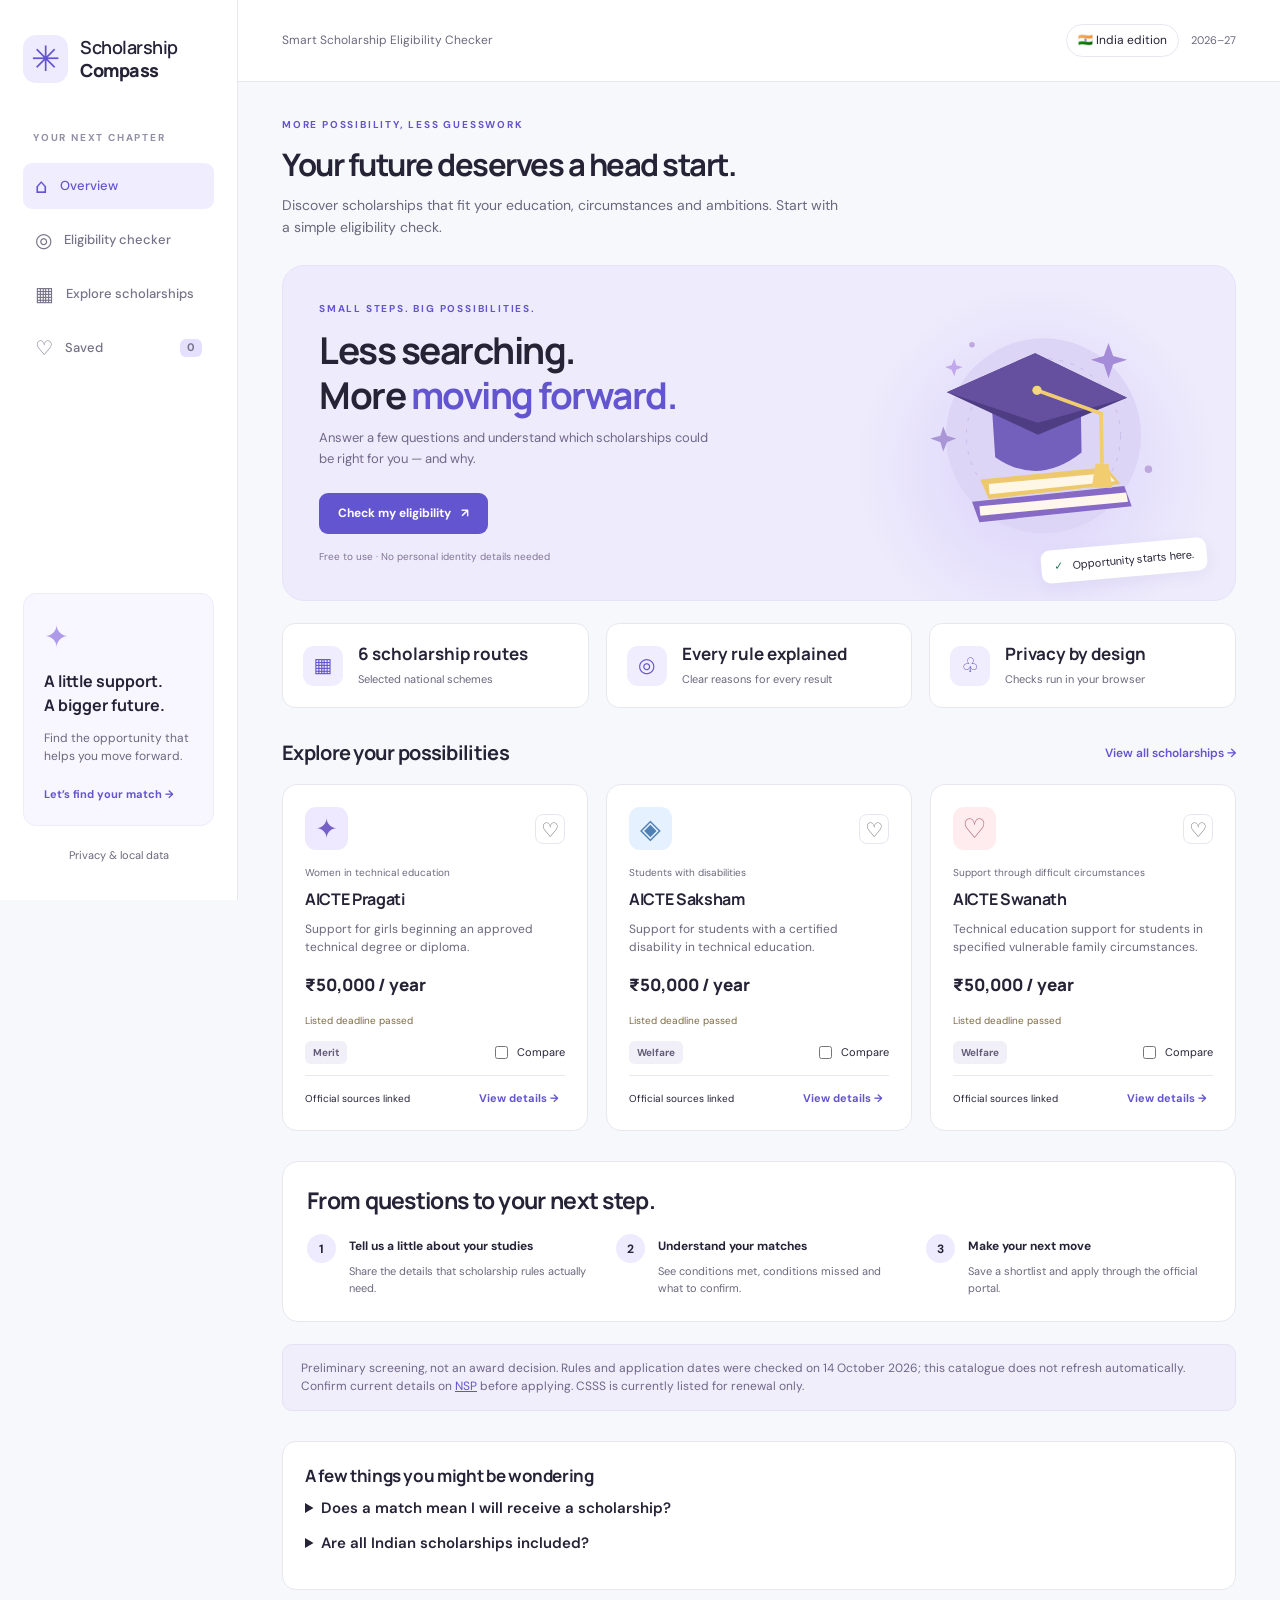
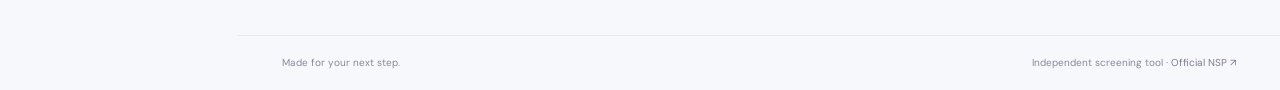
<file: index.html>
<!doctype html>
<html lang="en"><head><meta charset="utf-8"><meta name="viewport" content="width=device-width,initial-scale=1"><meta name="description" content="Find Indian scholarship opportunities with a guided eligibility check, explained results and official sources."><meta name="theme-color" content="#6354cf"><title>Scholarship Compass | Smart Scholarship Eligibility Checker</title><link rel="icon" href="icon.svg" type="image/svg+xml"><link rel="stylesheet" href="style.css"><script defer src="engine.js"></script><script defer src="app.js"></script></head>
<body><a class="skip" href="#main">Skip to content</a>
<aside class="sidebar"><a class="brand" href="#home"><span class="brand-icon">✳</span><span>Scholarship<br><b>Compass</b></span></a><div class="nav-caption">YOUR NEXT CHAPTER</div><nav aria-label="Main navigation"><a href="#home" data-nav="home"><span>⌂</span> Overview</a><a href="#checker" data-nav="checker"><span>◎</span> Eligibility checker</a><a href="#browse" data-nav="browse"><span>▦</span> Explore scholarships</a><a href="#saved" data-nav="saved"><span>♡</span> Saved <b id="saved-count">0</b></a></nav><div class="sidebar-bottom"><div class="mini-flower">✦</div><strong>A little support.<br>A bigger future.</strong><p>Find the opportunity that helps you move forward.</p><a href="#checker">Let’s find your match →</a></div><button class="privacy-link" id="privacy">Privacy & local data</button></aside>
<div class="workspace"><header class="topbar"><span>Smart Scholarship Eligibility Checker</span><div><span class="india-pill">🇮🇳 India edition</span><span class="academic">2026–27</span></div></header><main id="main" tabindex="-1"></main><footer>Made for your next step. <span>Independent screening tool · <a href="https://scholarships.gov.in/" target="_blank" rel="noopener noreferrer">Official NSP ↗</a></span></footer></div>
<dialog id="detail-dialog" aria-labelledby="detail-title"><div id="detail-content"></div></dialog><dialog id="privacy-dialog" aria-labelledby="privacy-title"><button class="close" data-close="privacy-dialog" aria-label="Close privacy information">×</button><span class="eyebrow">YOU’RE IN CONTROL</span><h2 id="privacy-title">Your information stays in your browser.</h2><p>The eligibility check runs on your device. We do not ask for your name, Aadhaar number, bank number or documents.</p><p>Saved scholarship IDs and checklist ticks are stored in this browser. Your profile is stored only if you choose “Remember my profile”. Hosting and official sites have their own access and privacy policies.</p><p>Use Clear local data to remove this app’s profile, saved scholarships and checklist ticks. Downloaded reports must be deleted separately from your device.</p><button id="clear-data" class="danger">Clear local data</button></dialog><div id="toast" class="toast" role="status" aria-live="polite"></div><noscript><p class="noscript">JavaScript is required to run the eligibility checker. Please enable it in your browser.</p></noscript>
</body></html>
</file>
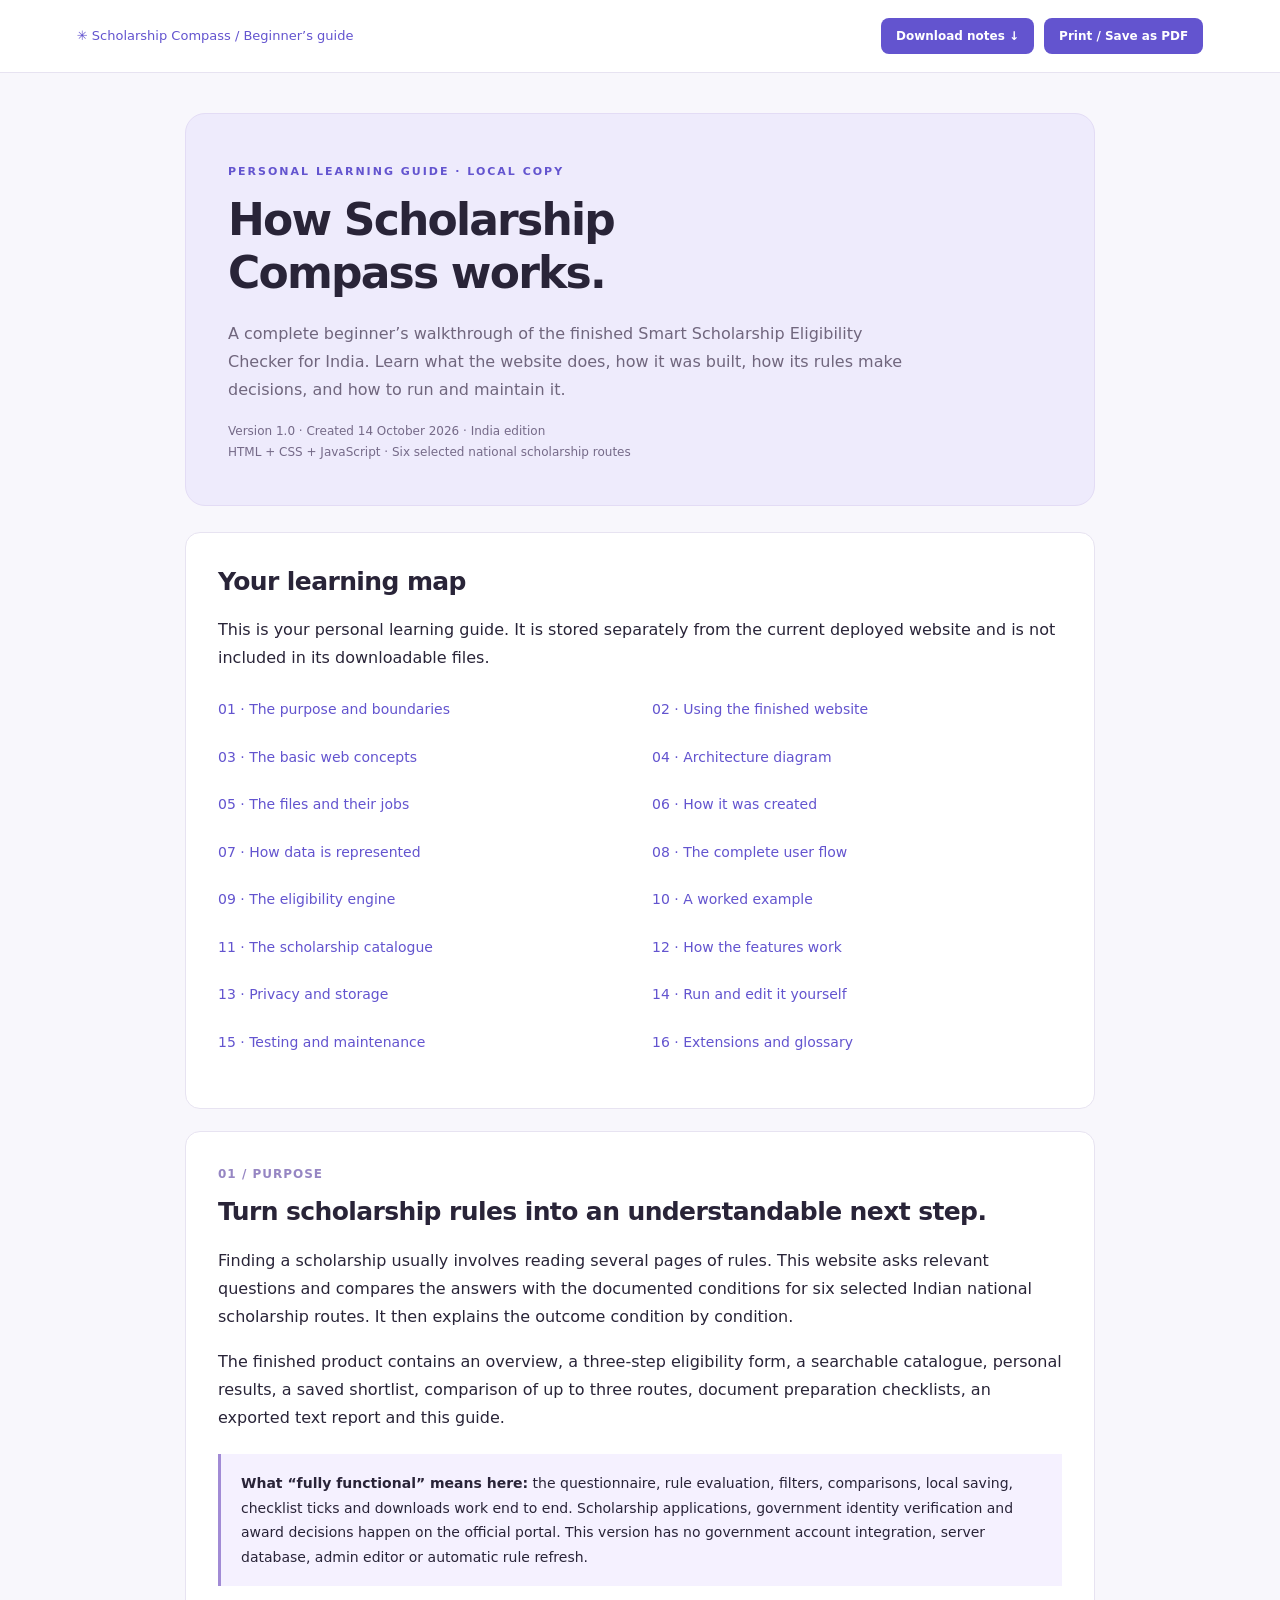
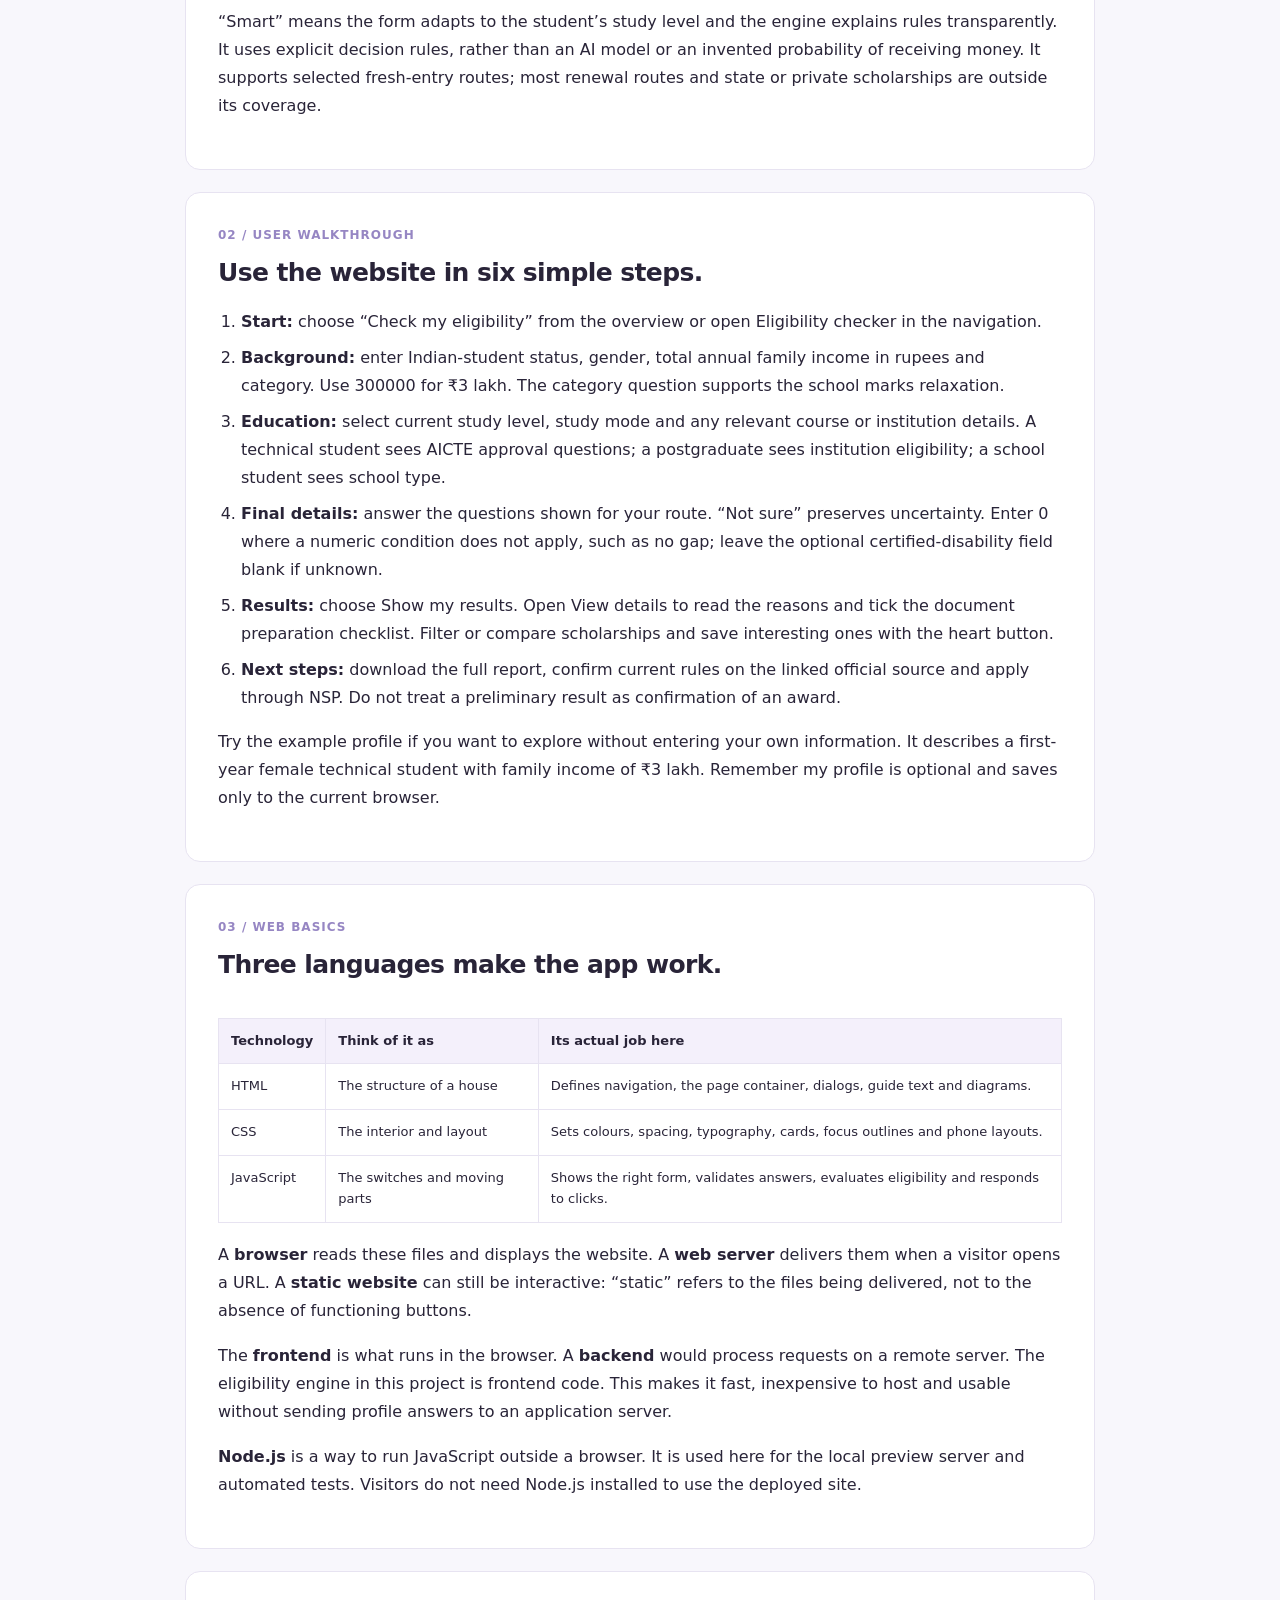
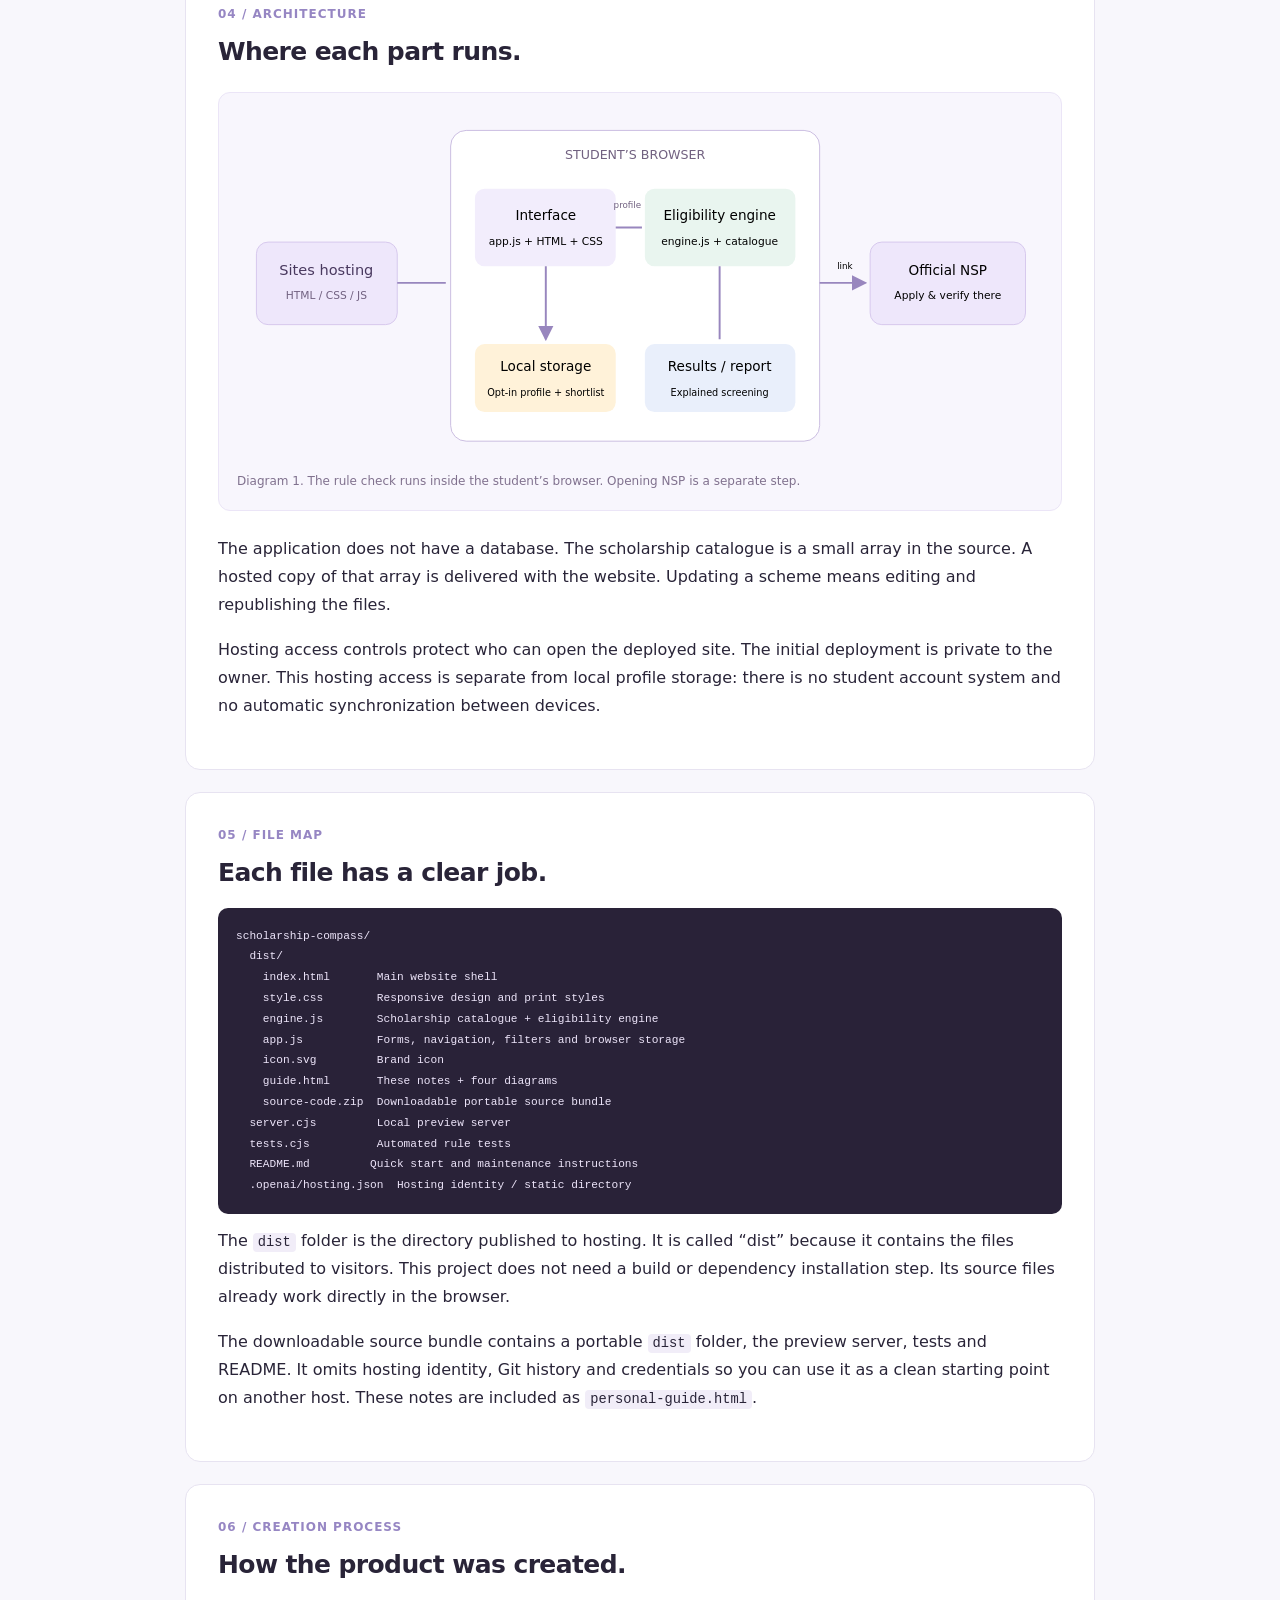
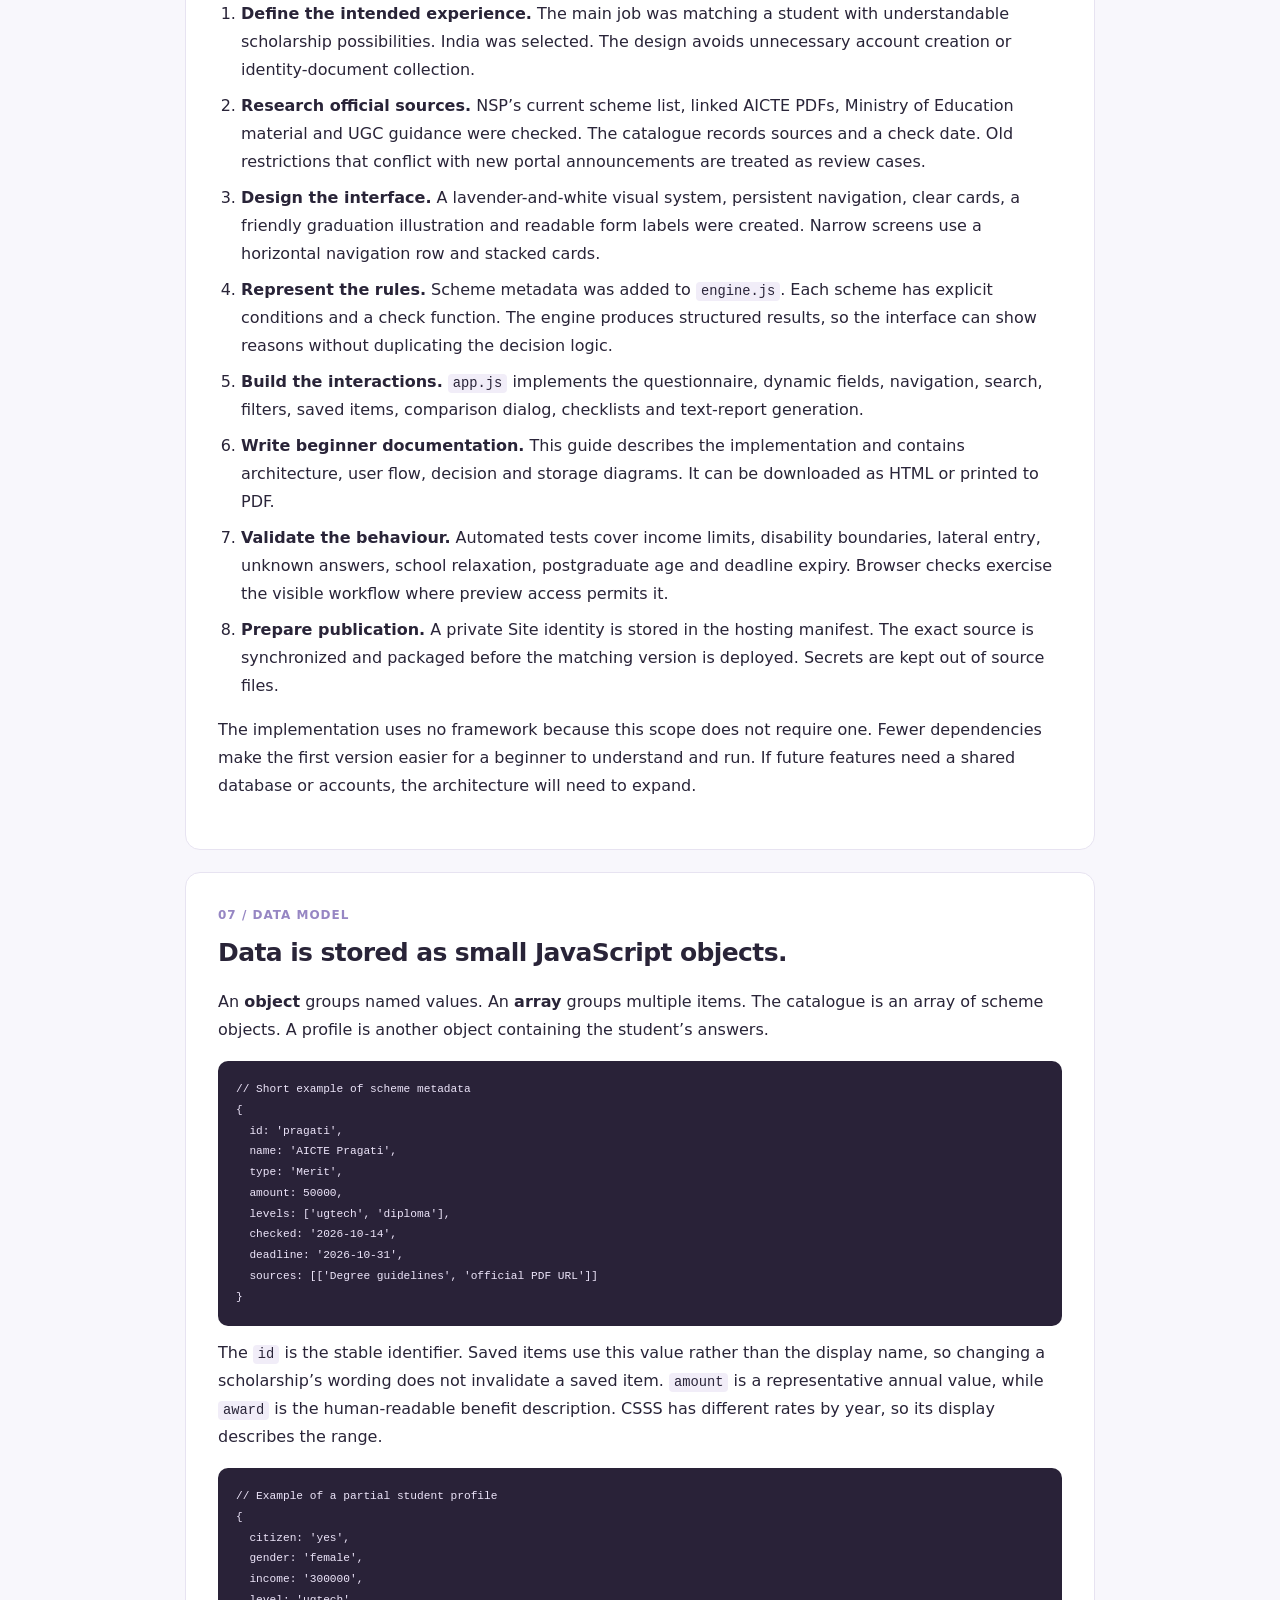
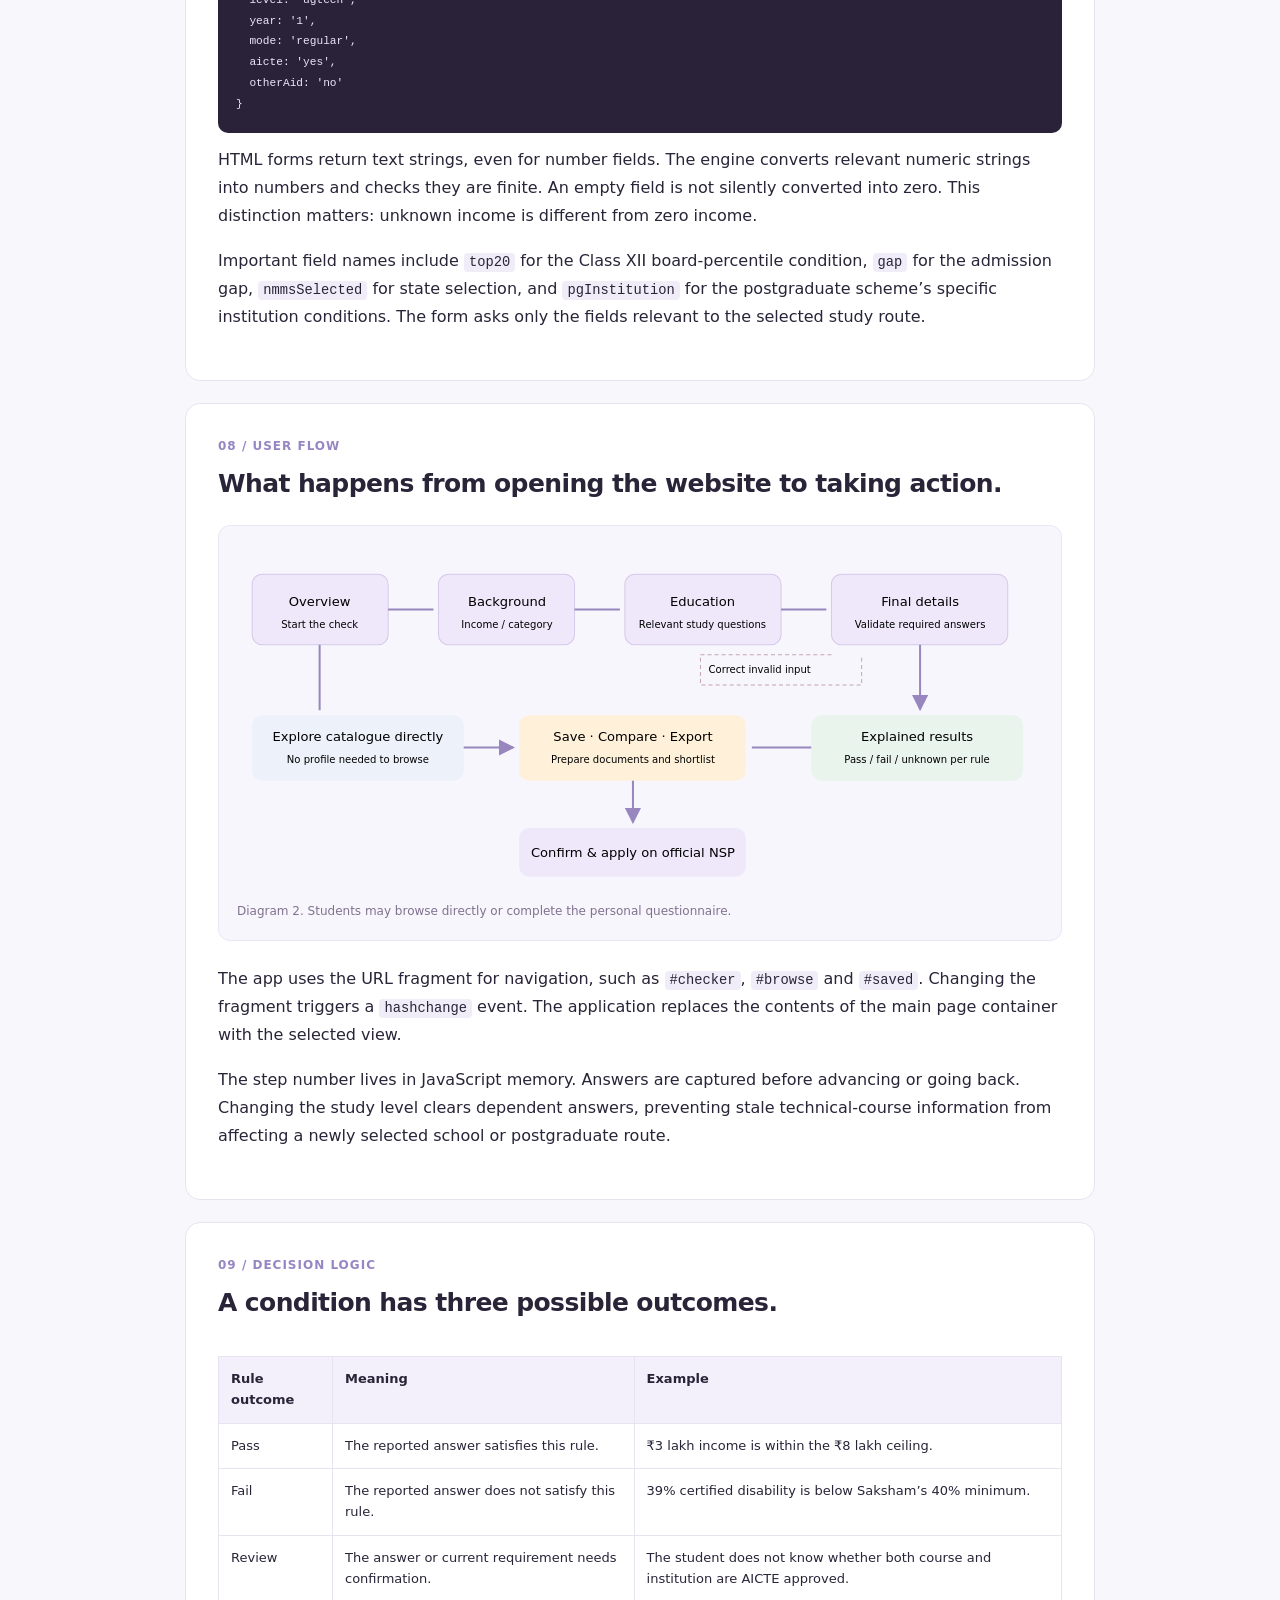
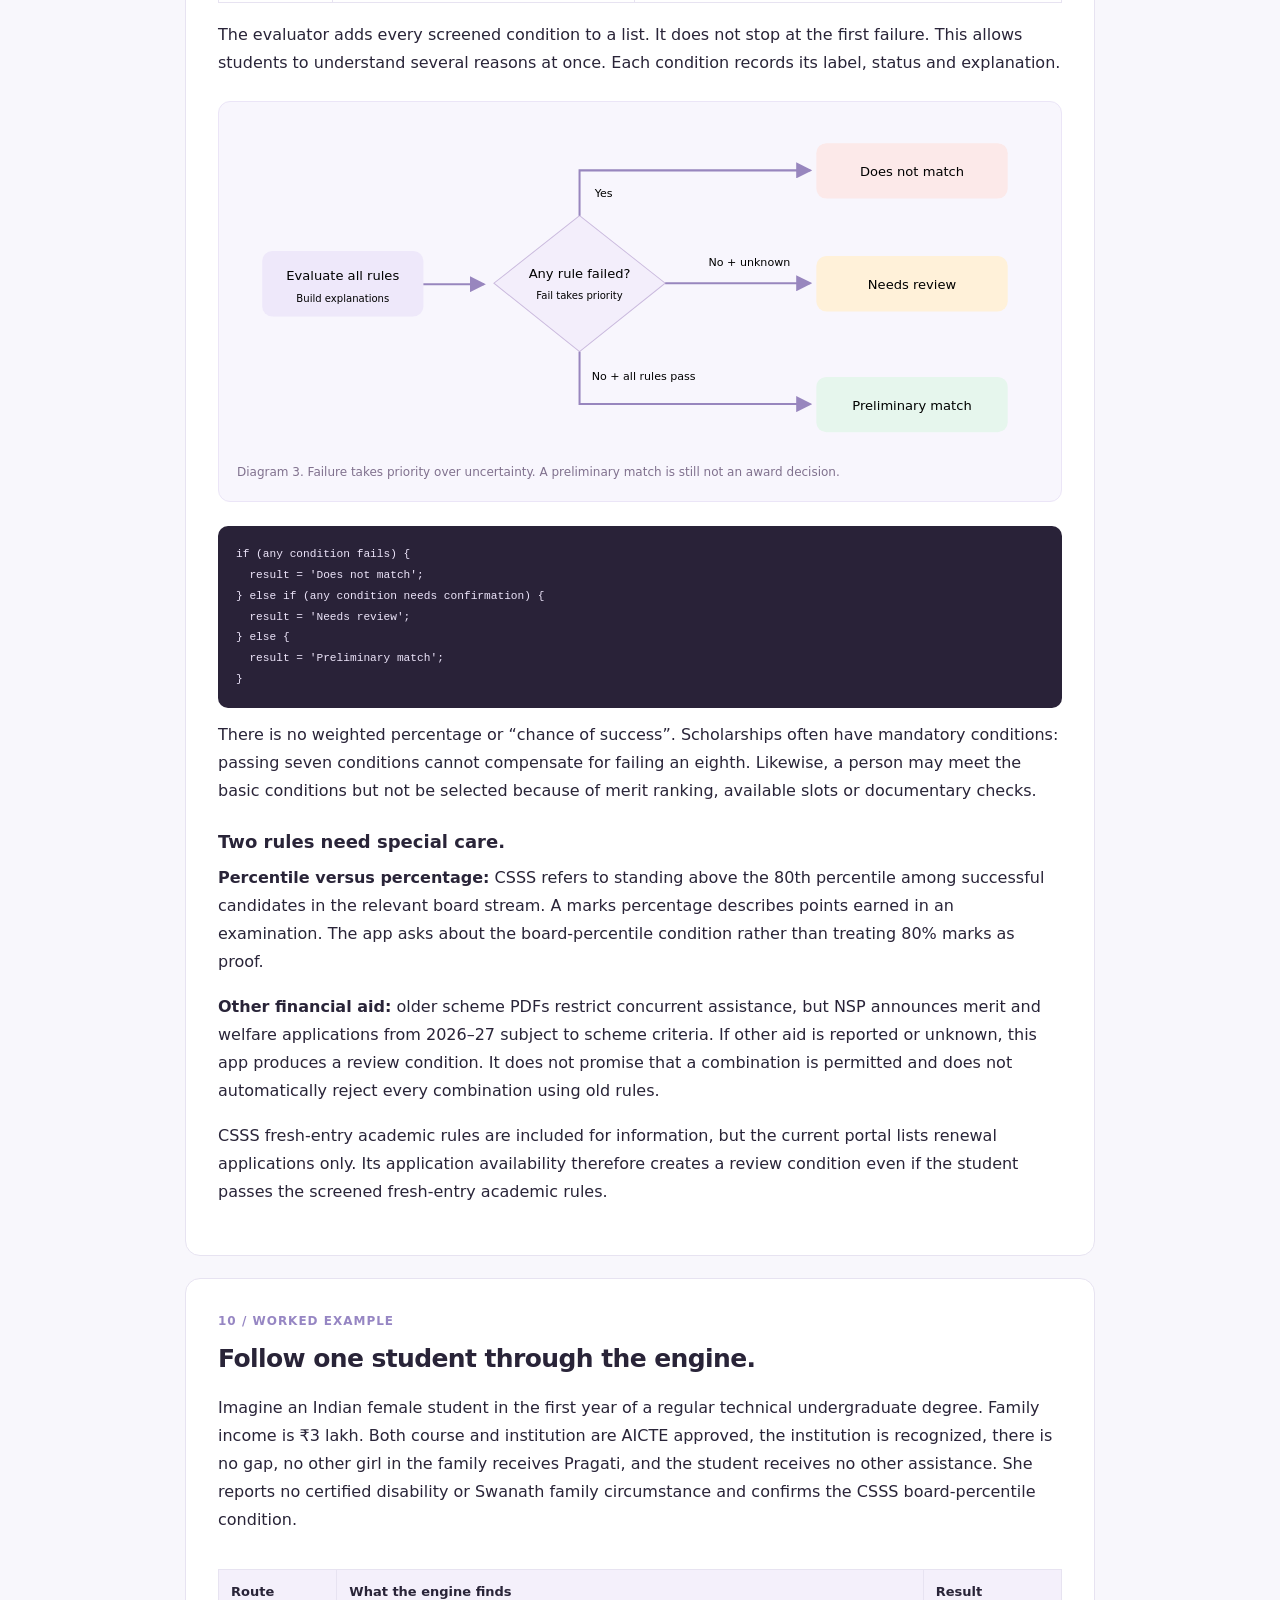
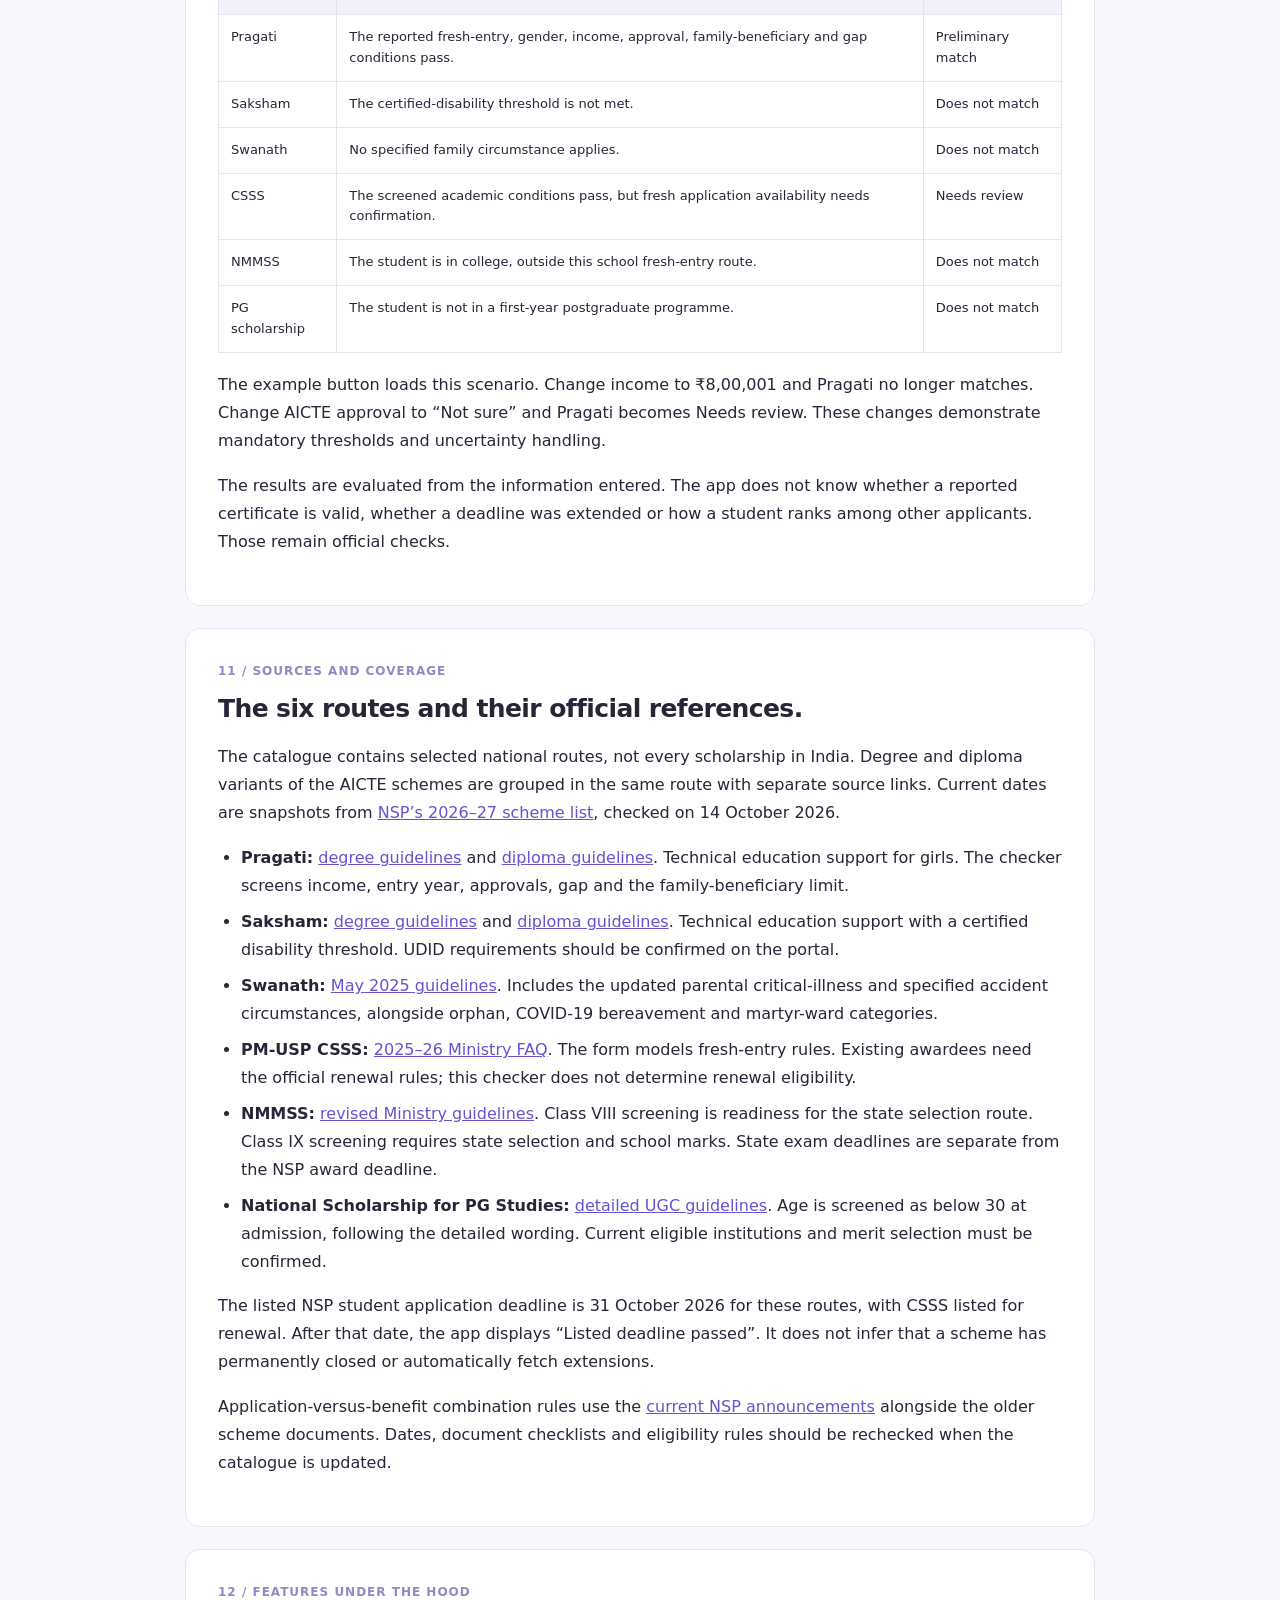
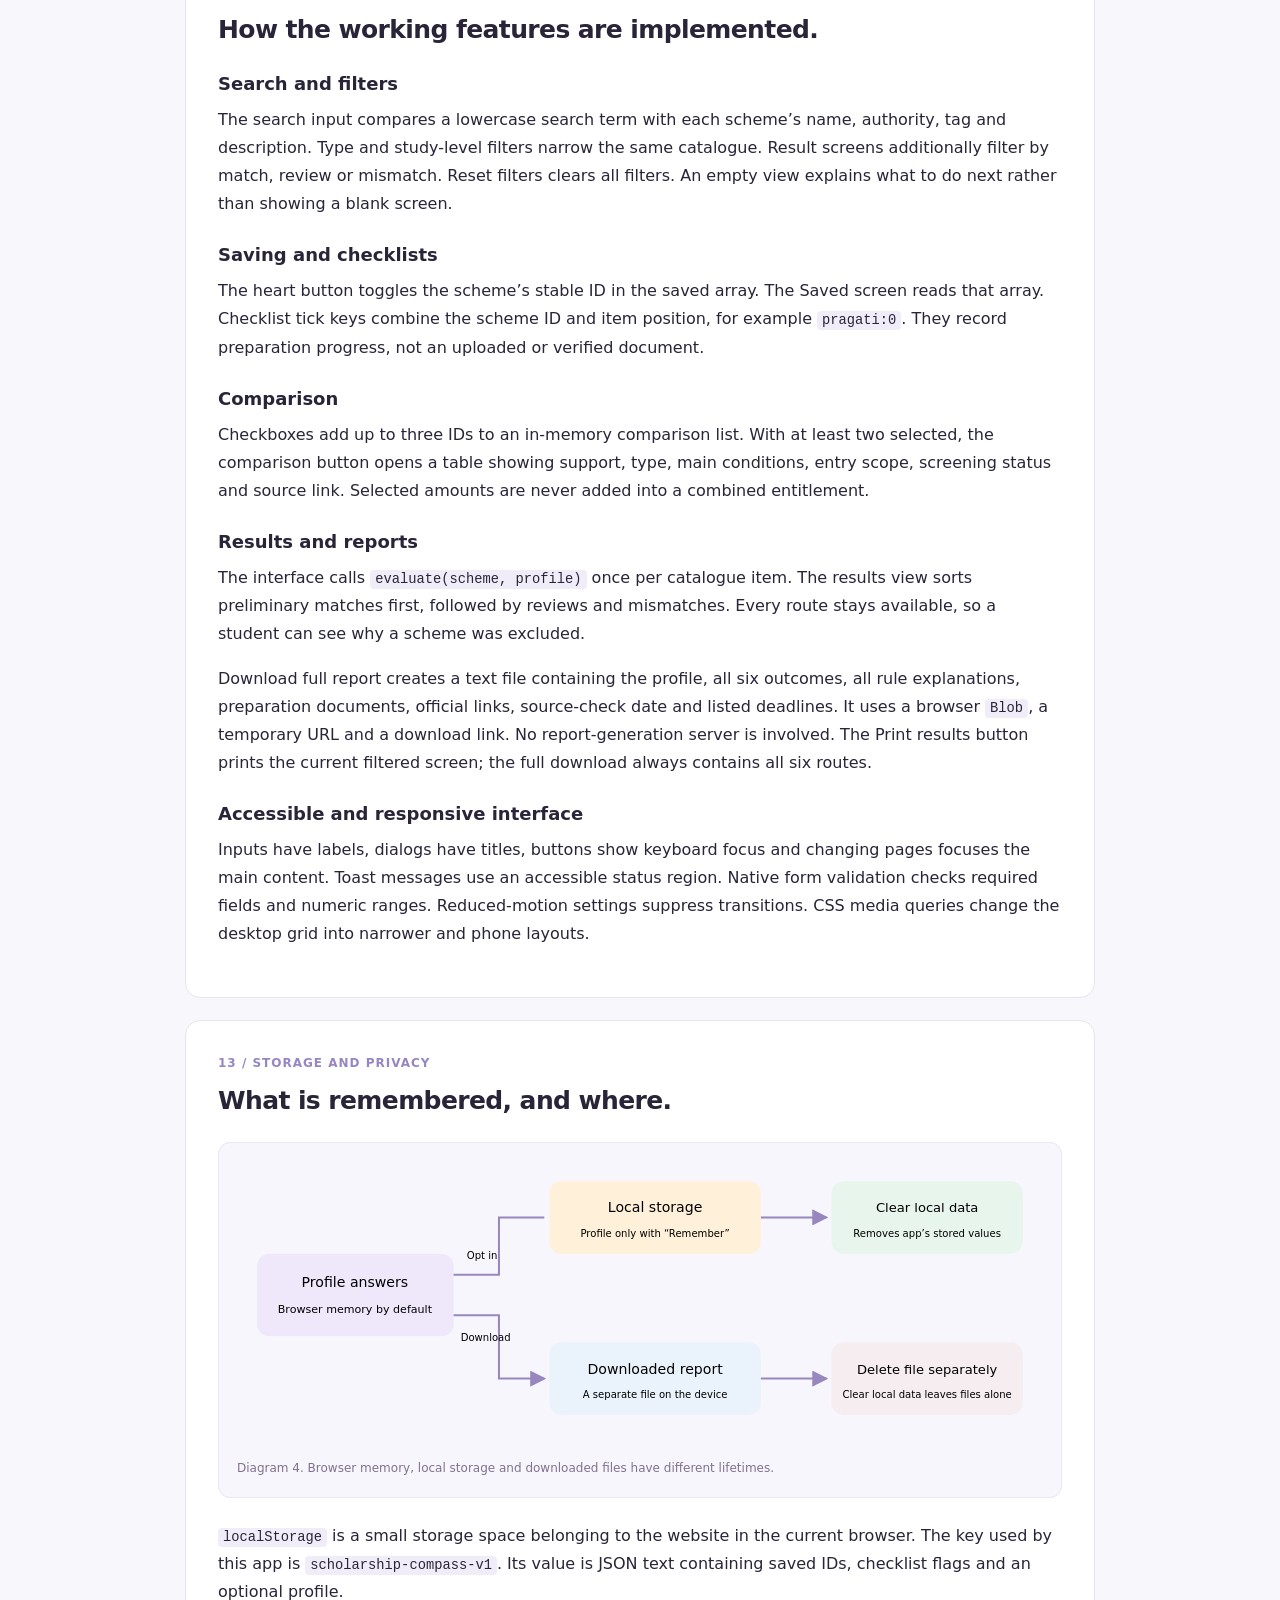
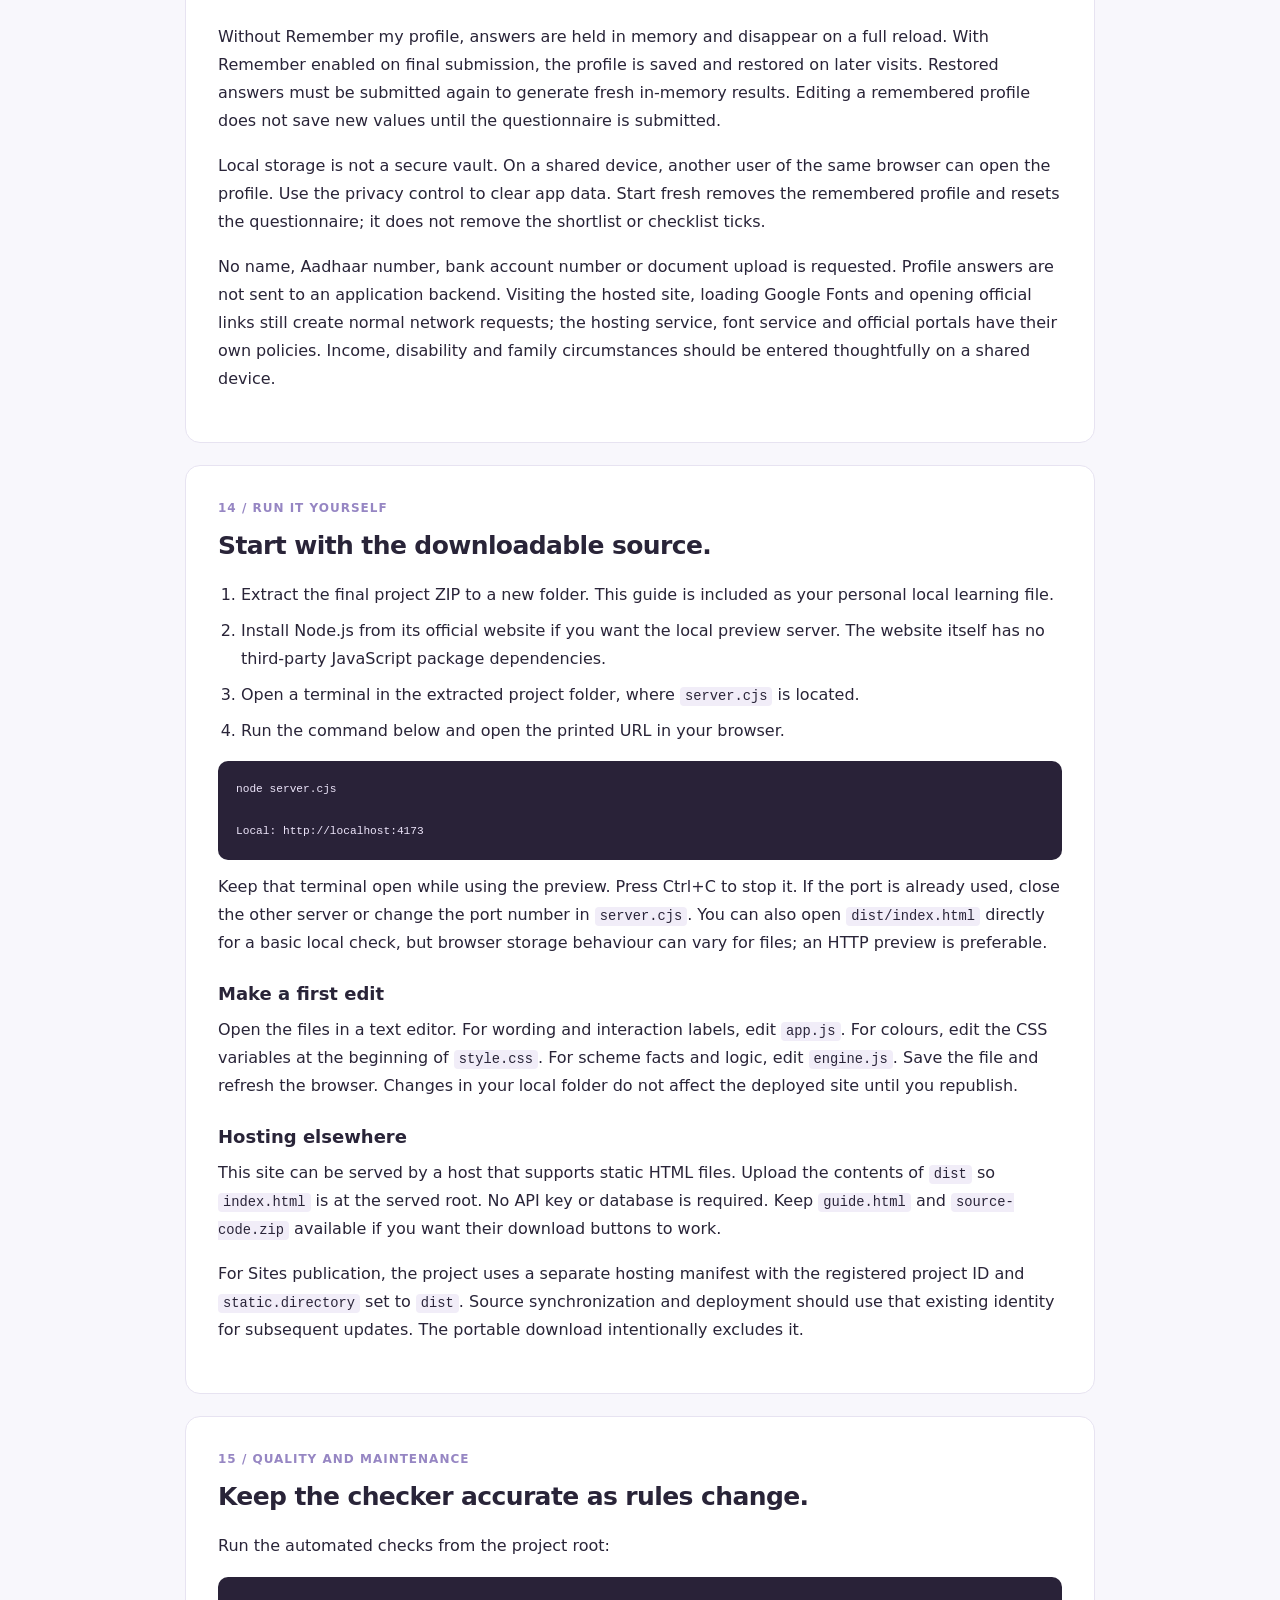
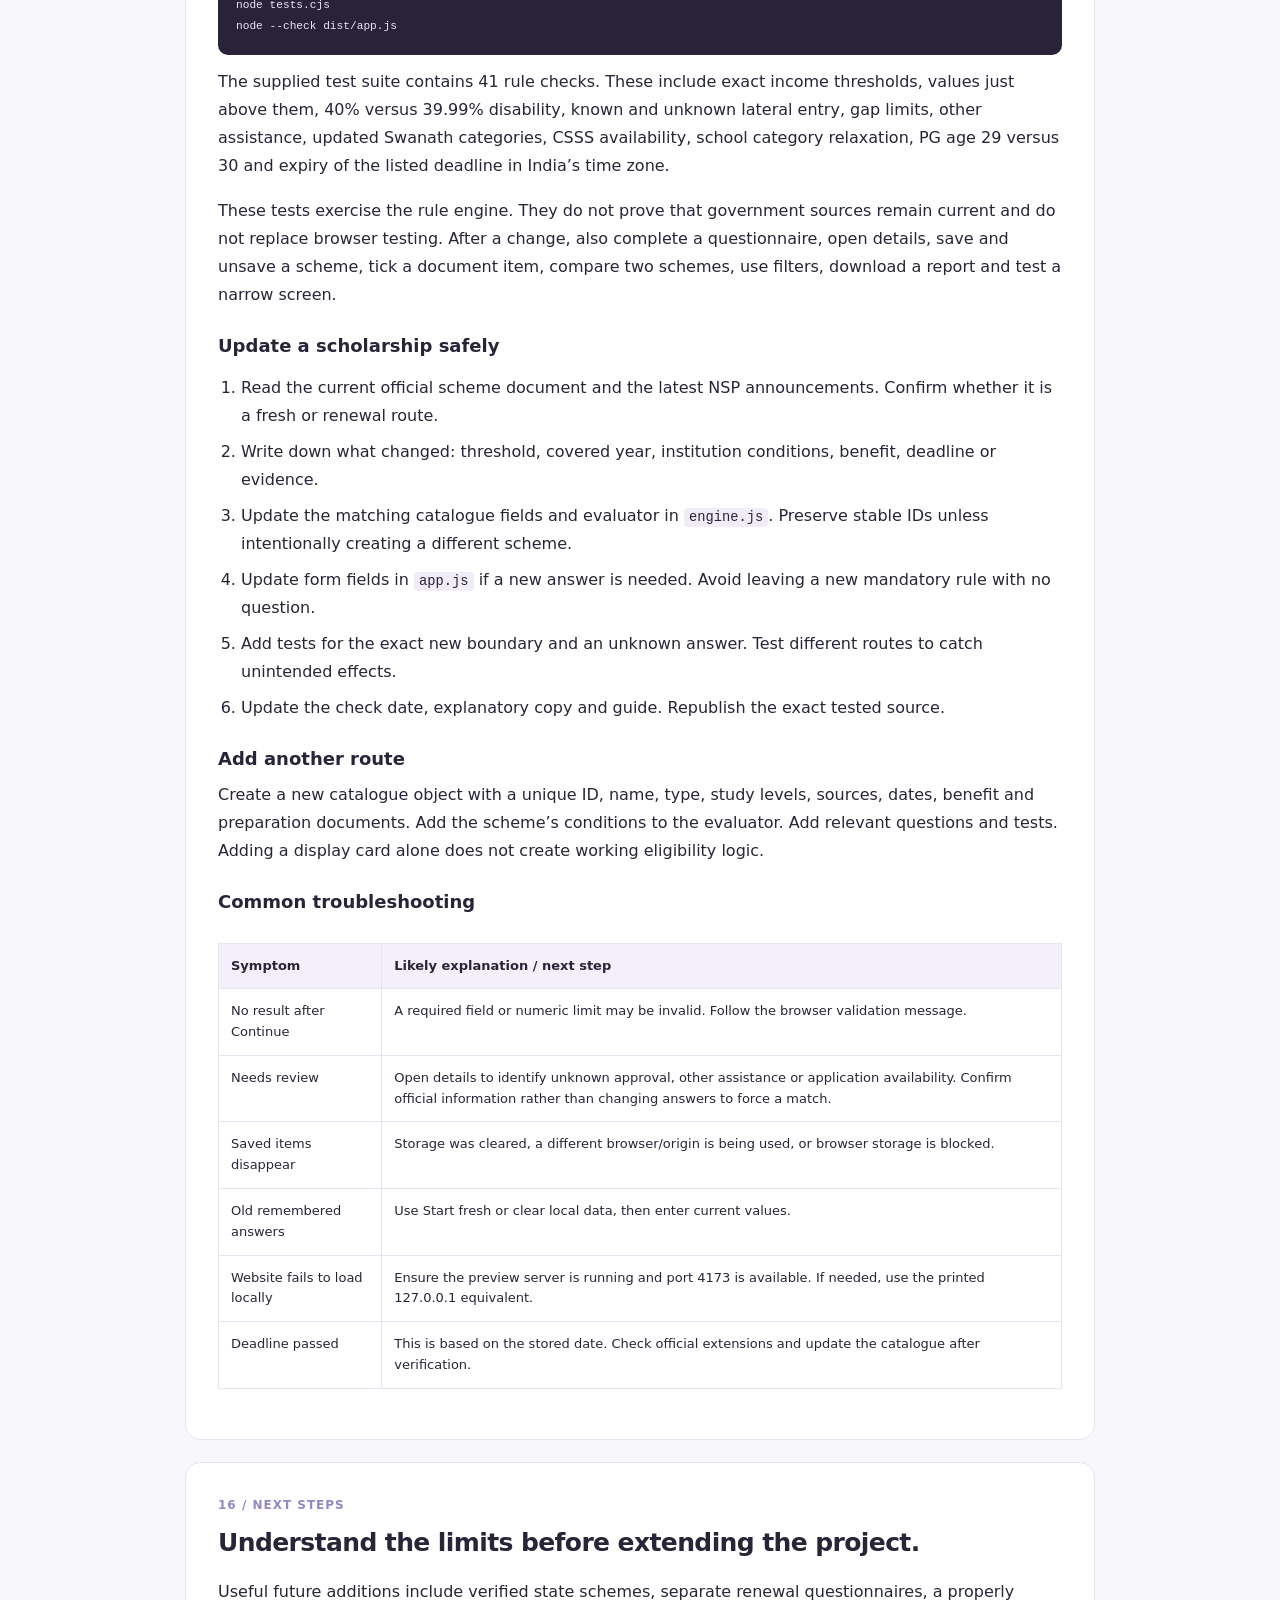
<file: personal-guide.html>
<!doctype html><html lang="en"><head><meta charset="utf-8"><meta name="viewport" content="width=device-width,initial-scale=1"><title>Beginner’s Guide | Scholarship Compass</title><link rel="icon" href="dist/icon.svg" type="image/svg+xml"><style>
*{box-sizing:border-box}html{scroll-behavior:smooth}body{margin:0;background:#f8f7fc;color:#292438;font:16px/1.75 system-ui,sans-serif}a{color:#6354cf}header{background:#fff;border-bottom:1px solid #e7e3f1;padding:18px 6%;display:flex;justify-content:space-between;align-items:center;gap:12px;font-size:13px}header a{text-decoration:none}.actions{display:flex;gap:10px;flex-wrap:wrap}.button,button{font:600 12px system-ui;background:#6354cf;color:white;padding:11px 15px;border:0;border-radius:8px;text-decoration:none;cursor:pointer}main{max-width:960px;margin:40px auto;padding:0 25px 60px}h1{font-size:44px;letter-spacing:-1.8px;line-height:1.2;margin:10px 0 20px}h2{font-size:25px;letter-spacing:-.6px;line-height:1.35;margin:0 0 18px}h3{font-size:18px;line-height:1.4;margin:24px 0 10px}p{margin:0 0 17px}.eyebrow{font-size:11px;letter-spacing:2px;font-weight:700;color:#6354cf}.cover{padding:42px;background:#eeebfc;border:1px solid #e3dcf5;border-radius:20px;margin-bottom:26px}.cover p{color:#70667d;max-width:700px}.meta{font-size:12px;color:#756a88}.chapter{background:white;border:1px solid #e7e3f1;border-radius:15px;padding:32px;margin-bottom:22px;scroll-margin-top:25px}.toc{display:grid;grid-template-columns:1fr 1fr;gap:7px 24px;padding:0;list-style:none;font-size:14px}.toc a{text-decoration:none}.num{color:#9686c3;font-size:12px;font-weight:700;display:block;margin-bottom:10px;letter-spacing:1px}.callout{background:#f5f1ff;border-left:3px solid #a18bd5;padding:17px 20px;margin:22px 0;font-size:14px}.diagram{background:#f8f6fd;padding:18px;border:1px solid #ebe5f7;border-radius:12px;margin:24px 0;overflow-x:auto}.diagram svg{width:100%;min-width:550px;display:block}.diagram figcaption{font-size:12px;color:#80718e;margin-top:10px}.diagram svg text{font-family:system-ui,sans-serif}code{background:#f1edf8;padding:2px 5px;border-radius:4px;font-size:.86em}pre{padding:18px;background:#292238;color:#ede5fa;border-radius:10px;font-size:13px;line-height:1.6;overflow:auto}pre code{background:none;padding:0;color:inherit}table{border-collapse:collapse;width:100%;font-size:13px;line-height:1.6;margin:18px 0}th,td{text-align:left;padding:12px;border:1px solid #e7e3f1;vertical-align:top}th{background:#f4f0fb}ul,ol{padding-left:23px}li{margin:8px 0}.table-scroll{overflow:auto}footer{text-align:center;padding:25px;font-size:12px;color:#82758f}a:focus-visible,button:focus-visible{outline:3px solid #a89cdb;outline-offset:3px}@media(max-width:650px){header{display:block}.actions{margin-top:14px}main{padding:0 15px;margin-top:25px}.cover,.chapter{padding:23px}h1{font-size:32px}h2{font-size:22px}.toc{grid-template-columns:1fr}body{font-size:14px}}@media print{body{background:#fff;font-size:11pt;line-height:1.5}header,footer,.no-print{display:none}main{max-width:none;margin:0;padding:0}.cover{background:#fff;break-after:page;border:0;padding:30px 0}h1{font-size:32pt}.chapter{border:0;padding:0;margin:0 0 28px;border-radius:0}h2,h3{break-after:avoid}pre,.diagram,tr,.callout{break-inside:avoid}.diagram svg{min-width:0}.toc{font-size:10pt}a{color:#39304d;text-decoration:none}h2{font-size:18pt}h3{font-size:13pt}@page{size:A4;margin:19mm}}
</style></head><body><header><a href="https://scholarship-compass-india-rj-20261014.woolly-gem-4248.chatgpt.site/">✳ Scholarship Compass / Beginner’s guide</a><div class="actions"><a class="button" href="personal-guide.html" download="Scholarship-Compass-Full-Guide.html">Download notes ↓</a><button onclick="window.print()">Print / Save as PDF</button></div></header><main>
<section class="cover"><span class="eyebrow">PERSONAL LEARNING GUIDE · LOCAL COPY</span><h1>How Scholarship<br>Compass works.</h1><p>A complete beginner’s walkthrough of the finished Smart Scholarship Eligibility Checker for India. Learn what the website does, how it was built, how its rules make decisions, and how to run and maintain it.</p><div class="meta">Version 1.0 · Created 14 October 2026 · India edition<br>HTML + CSS + JavaScript · Six selected national scholarship routes</div></section>
<section class="chapter"><h2>Your learning map</h2><p>This is your personal learning guide. It is stored separately from the current deployed website and is not included in its downloadable files.</p><ol class="toc"><li><a href="#purpose">01 · The purpose and boundaries</a></li><li><a href="#use">02 · Using the finished website</a></li><li><a href="#terms">03 · The basic web concepts</a></li><li><a href="#architecture">04 · Architecture diagram</a></li><li><a href="#files">05 · The files and their jobs</a></li><li><a href="#creation">06 · How it was created</a></li><li><a href="#data">07 · How data is represented</a></li><li><a href="#flow">08 · The complete user flow</a></li><li><a href="#engine">09 · The eligibility engine</a></li><li><a href="#example">10 · A worked example</a></li><li><a href="#catalogue">11 · The scholarship catalogue</a></li><li><a href="#features">12 · How the features work</a></li><li><a href="#privacy">13 · Privacy and storage</a></li><li><a href="#run">14 · Run and edit it yourself</a></li><li><a href="#tests">15 · Testing and maintenance</a></li><li><a href="#future">16 · Extensions and glossary</a></li></ol></section>
<section class="chapter" id="purpose"><span class="num">01 / PURPOSE</span><h2>Turn scholarship rules into an understandable next step.</h2><p>Finding a scholarship usually involves reading several pages of rules. This website asks relevant questions and compares the answers with the documented conditions for six selected Indian national scholarship routes. It then explains the outcome condition by condition.</p><p>The finished product contains an overview, a three-step eligibility form, a searchable catalogue, personal results, a saved shortlist, comparison of up to three routes, document preparation checklists, an exported text report and this guide.</p><div class="callout"><strong>What “fully functional” means here:</strong> the questionnaire, rule evaluation, filters, comparisons, local saving, checklist ticks and downloads work end to end. Scholarship applications, government identity verification and award decisions happen on the official portal. This version has no government account integration, server database, admin editor or automatic rule refresh.</div><p>“Smart” means the form adapts to the student’s study level and the engine explains rules transparently. It uses explicit decision rules, rather than an AI model or an invented probability of receiving money. It supports selected fresh-entry routes; most renewal routes and state or private scholarships are outside its coverage.</p></section>
<section class="chapter" id="use"><span class="num">02 / USER WALKTHROUGH</span><h2>Use the website in six simple steps.</h2><ol><li><strong>Start:</strong> choose “Check my eligibility” from the overview or open Eligibility checker in the navigation.</li><li><strong>Background:</strong> enter Indian-student status, gender, total annual family income in rupees and category. Use 300000 for ₹3 lakh. The category question supports the school marks relaxation.</li><li><strong>Education:</strong> select current study level, study mode and any relevant course or institution details. A technical student sees AICTE approval questions; a postgraduate sees institution eligibility; a school student sees school type.</li><li><strong>Final details:</strong> answer the questions shown for your route. “Not sure” preserves uncertainty. Enter 0 where a numeric condition does not apply, such as no gap; leave the optional certified-disability field blank if unknown.</li><li><strong>Results:</strong> choose Show my results. Open View details to read the reasons and tick the document preparation checklist. Filter or compare scholarships and save interesting ones with the heart button.</li><li><strong>Next steps:</strong> download the full report, confirm current rules on the linked official source and apply through NSP. Do not treat a preliminary result as confirmation of an award.</li></ol><p>Try the example profile if you want to explore without entering your own information. It describes a first-year female technical student with family income of ₹3 lakh. Remember my profile is optional and saves only to the current browser.</p></section>
<section class="chapter" id="terms"><span class="num">03 / WEB BASICS</span><h2>Three languages make the app work.</h2><div class="table-scroll"><table><thead><tr><th>Technology</th><th>Think of it as</th><th>Its actual job here</th></tr></thead><tbody><tr><td>HTML</td><td>The structure of a house</td><td>Defines navigation, the page container, dialogs, guide text and diagrams.</td></tr><tr><td>CSS</td><td>The interior and layout</td><td>Sets colours, spacing, typography, cards, focus outlines and phone layouts.</td></tr><tr><td>JavaScript</td><td>The switches and moving parts</td><td>Shows the right form, validates answers, evaluates eligibility and responds to clicks.</td></tr></tbody></table></div><p>A <strong>browser</strong> reads these files and displays the website. A <strong>web server</strong> delivers them when a visitor opens a URL. A <strong>static website</strong> can still be interactive: “static” refers to the files being delivered, not to the absence of functioning buttons.</p><p>The <strong>frontend</strong> is what runs in the browser. A <strong>backend</strong> would process requests on a remote server. The eligibility engine in this project is frontend code. This makes it fast, inexpensive to host and usable without sending profile answers to an application server.</p><p><strong>Node.js</strong> is a way to run JavaScript outside a browser. It is used here for the local preview server and automated tests. Visitors do not need Node.js installed to use the deployed site.</p></section>
<section class="chapter" id="architecture"><span class="num">04 / ARCHITECTURE</span><h2>Where each part runs.</h2><figure class="diagram"><svg viewBox="0 0 830 360" role="img" aria-labelledby="arch-title arch-desc"><title id="arch-title">Architecture of Scholarship Compass</title><desc id="arch-desc">Hosting delivers static files to the browser. Inside the browser, the interface sends a profile to the rule engine, which returns explained results. Local storage saves chosen data. Official portals are opened separately for applications.</desc><defs><marker id="arrow1" markerWidth="8" markerHeight="8" refX="7" refY="4" orient="auto"><path d="M0 0L8 4L0 8" fill="#9886be"/></marker></defs><rect x="20" y="135" width="145" height="85" rx="12" fill="#eee7fb" stroke="#d6c8ed"/><text x="92" y="169" text-anchor="middle" font-size="15" fill="#49395f">Sites hosting</text><text x="92" y="194" text-anchor="middle" font-size="11" fill="#716180">HTML / CSS / JS</text><rect x="220" y="20" width="380" height="320" rx="16" fill="#fff" stroke="#cabce1"/><text x="410" y="49" text-anchor="middle" font-size="13" fill="#716180">STUDENT’S BROWSER</text><rect x="245" y="80" width="145" height="80" rx="10" fill="#f2edfc"/><text x="318" y="112" text-anchor="middle" font-size="14">Interface</text><text x="318" y="138" text-anchor="middle" font-size="11">app.js + HTML + CSS</text><rect x="420" y="80" width="155" height="80" rx="10" fill="#e9f5ef"/><text x="497" y="112" text-anchor="middle" font-size="14">Eligibility engine</text><text x="497" y="138" text-anchor="middle" font-size="11">engine.js + catalogue</text><rect x="245" y="240" width="145" height="70" rx="10" fill="#fff2d9"/><text x="318" y="268" text-anchor="middle" font-size="14">Local storage</text><text x="318" y="293" text-anchor="middle" font-size="10">Opt-in profile + shortlist</text><rect x="420" y="240" width="155" height="70" rx="10" fill="#e9effb"/><text x="497" y="268" text-anchor="middle" font-size="14">Results / report</text><text x="497" y="293" text-anchor="middle" font-size="10">Explained screening</text><path d="M165 177H215M390 120H417M497 160V235M318 160V235" stroke="#9886be" fill="none" stroke-width="2" marker-end="url(#arrow1)"/><text x="402" y="100" text-anchor="middle" font-size="9" fill="#716180">profile</text><rect x="652" y="135" width="160" height="85" rx="12" fill="#eee7fb" stroke="#d6c8ed"/><text x="732" y="169" text-anchor="middle" font-size="14">Official NSP</text><text x="732" y="194" text-anchor="middle" font-size="11">Apply &amp; verify there</text><path d="M600 177H647" stroke="#9886be" stroke-width="2" marker-end="url(#arrow1)"/><text x="626" y="163" text-anchor="middle" font-size="9">link</text></svg><figcaption>Diagram 1. The rule check runs inside the student’s browser. Opening NSP is a separate step.</figcaption></figure><p>The application does not have a database. The scholarship catalogue is a small array in the source. A hosted copy of that array is delivered with the website. Updating a scheme means editing and republishing the files.</p><p>Hosting access controls protect who can open the deployed site. The initial deployment is private to the owner. This hosting access is separate from local profile storage: there is no student account system and no automatic synchronization between devices.</p></section>
<section class="chapter" id="files"><span class="num">05 / FILE MAP</span><h2>Each file has a clear job.</h2><pre><code>scholarship-compass/
  dist/
    index.html       Main website shell
    style.css        Responsive design and print styles
    engine.js        Scholarship catalogue + eligibility engine
    app.js           Forms, navigation, filters and browser storage
    icon.svg         Brand icon
    guide.html       These notes + four diagrams
    source-code.zip  Downloadable portable source bundle
  server.cjs         Local preview server
  tests.cjs          Automated rule tests
  README.md         Quick start and maintenance instructions
  .openai/hosting.json  Hosting identity / static directory</code></pre><p>The <code>dist</code> folder is the directory published to hosting. It is called “dist” because it contains the files distributed to visitors. This project does not need a build or dependency installation step. Its source files already work directly in the browser.</p><p>The downloadable source bundle contains a portable <code>dist</code> folder, the preview server, tests and README. It omits hosting identity, Git history and credentials so you can use it as a clean starting point on another host. These notes are included as <code>personal-guide.html</code>.</p></section>
<section class="chapter" id="creation"><span class="num">06 / CREATION PROCESS</span><h2>How the product was created.</h2><ol><li><strong>Define the intended experience.</strong> The main job was matching a student with understandable scholarship possibilities. India was selected. The design avoids unnecessary account creation or identity-document collection.</li><li><strong>Research official sources.</strong> NSP’s current scheme list, linked AICTE PDFs, Ministry of Education material and UGC guidance were checked. The catalogue records sources and a check date. Old restrictions that conflict with new portal announcements are treated as review cases.</li><li><strong>Design the interface.</strong> A lavender-and-white visual system, persistent navigation, clear cards, a friendly graduation illustration and readable form labels were created. Narrow screens use a horizontal navigation row and stacked cards.</li><li><strong>Represent the rules.</strong> Scheme metadata was added to <code>engine.js</code>. Each scheme has explicit conditions and a check function. The engine produces structured results, so the interface can show reasons without duplicating the decision logic.</li><li><strong>Build the interactions.</strong> <code>app.js</code> implements the questionnaire, dynamic fields, navigation, search, filters, saved items, comparison dialog, checklists and text-report generation.</li><li><strong>Write beginner documentation.</strong> This guide describes the implementation and contains architecture, user flow, decision and storage diagrams. It can be downloaded as HTML or printed to PDF.</li><li><strong>Validate the behaviour.</strong> Automated tests cover income limits, disability boundaries, lateral entry, unknown answers, school relaxation, postgraduate age and deadline expiry. Browser checks exercise the visible workflow where preview access permits it.</li><li><strong>Prepare publication.</strong> A private Site identity is stored in the hosting manifest. The exact source is synchronized and packaged before the matching version is deployed. Secrets are kept out of source files.</li></ol><p>The implementation uses no framework because this scope does not require one. Fewer dependencies make the first version easier for a beginner to understand and run. If future features need a shared database or accounts, the architecture will need to expand.</p></section>
<section class="chapter" id="data"><span class="num">07 / DATA MODEL</span><h2>Data is stored as small JavaScript objects.</h2><p>An <strong>object</strong> groups named values. An <strong>array</strong> groups multiple items. The catalogue is an array of scheme objects. A profile is another object containing the student’s answers.</p><pre><code>// Short example of scheme metadata
{
  id: 'pragati',
  name: 'AICTE Pragati',
  type: 'Merit',
  amount: 50000,
  levels: ['ugtech', 'diploma'],
  checked: '2026-10-14',
  deadline: '2026-10-31',
  sources: [['Degree guidelines', 'official PDF URL']]
}</code></pre><p>The <code>id</code> is the stable identifier. Saved items use this value rather than the display name, so changing a scholarship’s wording does not invalidate a saved item. <code>amount</code> is a representative annual value, while <code>award</code> is the human-readable benefit description. CSSS has different rates by year, so its display describes the range.</p><pre><code>// Example of a partial student profile
{
  citizen: 'yes',
  gender: 'female',
  income: '300000',
  level: 'ugtech',
  year: '1',
  mode: 'regular',
  aicte: 'yes',
  otherAid: 'no'
}</code></pre><p>HTML forms return text strings, even for number fields. The engine converts relevant numeric strings into numbers and checks they are finite. An empty field is not silently converted into zero. This distinction matters: unknown income is different from zero income.</p><p>Important field names include <code>top20</code> for the Class XII board-percentile condition, <code>gap</code> for the admission gap, <code>nmmsSelected</code> for state selection, and <code>pgInstitution</code> for the postgraduate scheme’s specific institution conditions. The form asks only the fields relevant to the selected study route.</p></section>
<section class="chapter" id="flow"><span class="num">08 / USER FLOW</span><h2>What happens from opening the website to taking action.</h2><figure class="diagram"><svg viewBox="0 0 800 345" role="img" aria-labelledby="flow-title flow-desc"><title id="flow-title">User flow</title><desc id="flow-desc">Overview leads to background questions, education questions and final details. Invalid input returns to the form; valid answers produce explained results. Results lead to save, compare and report options, then the official application portal.</desc><defs><marker id="arrow2" markerWidth="8" markerHeight="8" refX="7" refY="4" orient="auto"><path d="M0 0L8 4L0 8" fill="#9886be"/></marker></defs><g fill="#eee8fa" stroke="#d6c9e9"><rect x="15" y="30" width="135" height="70" rx="10"/><rect x="200" y="30" width="135" height="70" rx="10"/><rect x="385" y="30" width="155" height="70" rx="10"/><rect x="590" y="30" width="175" height="70" rx="10"/></g><g font-size="13" text-anchor="middle"><text x="82" y="62">Overview</text><text x="82" y="83" font-size="10">Start the check</text><text x="268" y="62">Background</text><text x="268" y="83" font-size="10">Income / category</text><text x="462" y="62">Education</text><text x="462" y="83" font-size="10">Relevant study questions</text><text x="678" y="62">Final details</text><text x="678" y="83" font-size="10">Validate required answers</text></g><path d="M150 65H195M335 65H380M540 65H585M678 100V164" stroke="#9886be" stroke-width="2" fill="none" marker-end="url(#arrow2)"/><rect x="570" y="170" width="210" height="65" rx="10" fill="#e8f4ec"/><text x="675" y="196" text-anchor="middle" font-size="13">Explained results</text><text x="675" y="217" text-anchor="middle" font-size="10">Pass / fail / unknown per rule</text><path d="M590 110H460V140H620V110" stroke="#c3a5ae" stroke-dasharray="4 3" fill="none"/><text x="468" y="128" font-size="10">Correct invalid input</text><rect x="280" y="170" width="225" height="65" rx="10" fill="#fff1d9"/><text x="393" y="196" text-anchor="middle" font-size="13">Save · Compare · Export</text><text x="393" y="217" text-anchor="middle" font-size="10">Prepare documents and shortlist</text><path d="M570 202H511M393 235V276" stroke="#9886be" stroke-width="2" fill="none" marker-end="url(#arrow2)"/><rect x="280" y="282" width="225" height="48" rx="10" fill="#eee8fa"/><text x="393" y="311" text-anchor="middle" font-size="13">Confirm &amp; apply on official NSP</text><rect x="15" y="170" width="210" height="65" rx="10" fill="#edf1fa"/><text x="120" y="196" text-anchor="middle" font-size="13">Explore catalogue directly</text><text x="120" y="217" text-anchor="middle" font-size="10">No profile needed to browse</text><path d="M82 100V165M225 202H274" stroke="#9886be" stroke-width="2" fill="none" marker-end="url(#arrow2)"/></svg><figcaption>Diagram 2. Students may browse directly or complete the personal questionnaire.</figcaption></figure><p>The app uses the URL fragment for navigation, such as <code>#checker</code>, <code>#browse</code> and <code>#saved</code>. Changing the fragment triggers a <code>hashchange</code> event. The application replaces the contents of the main page container with the selected view.</p><p>The step number lives in JavaScript memory. Answers are captured before advancing or going back. Changing the study level clears dependent answers, preventing stale technical-course information from affecting a newly selected school or postgraduate route.</p></section>
<section class="chapter" id="engine"><span class="num">09 / DECISION LOGIC</span><h2>A condition has three possible outcomes.</h2><div class="table-scroll"><table><thead><tr><th>Rule outcome</th><th>Meaning</th><th>Example</th></tr></thead><tbody><tr><td>Pass</td><td>The reported answer satisfies this rule.</td><td>₹3 lakh income is within the ₹8 lakh ceiling.</td></tr><tr><td>Fail</td><td>The reported answer does not satisfy this rule.</td><td>39% certified disability is below Saksham’s 40% minimum.</td></tr><tr><td>Review</td><td>The answer or current requirement needs confirmation.</td><td>The student does not know whether both course and institution are AICTE approved.</td></tr></tbody></table></div><p>The evaluator adds every screened condition to a list. It does not stop at the first failure. This allows students to understand several reasons at once. Each condition records its label, status and explanation.</p><figure class="diagram"><svg viewBox="0 0 800 330" role="img" aria-labelledby="decision-title decision-desc"><title id="decision-title">How the final screening status is decided</title><desc id="decision-desc">Check all relevant conditions. Any failed condition produces Does not match. If none fail but a condition is unknown or pending, produce Needs review. Only when all screened conditions pass produce Preliminary match.</desc><defs><marker id="arrow3" markerWidth="8" markerHeight="8" refX="7" refY="4" orient="auto"><path d="M0 0L8 4L0 8" fill="#9886be"/></marker></defs><rect x="25" y="130" width="160" height="65" rx="10" fill="#eee8fa"/><text x="105" y="159" text-anchor="middle" font-size="13">Evaluate all rules</text><text x="105" y="181" text-anchor="middle" font-size="10">Build explanations</text><path d="M185 163H245" stroke="#9886be" stroke-width="2" marker-end="url(#arrow3)"/><path d="M340 95L425 162L340 230L255 162z" fill="#f3eefb" stroke="#cbbbde"/><text x="340" y="157" text-anchor="middle" font-size="13">Any rule failed?</text><text x="340" y="178" text-anchor="middle" font-size="10">Fail takes priority</text><path d="M340 95V50H569" stroke="#9886be" stroke-width="2" fill="none" marker-end="url(#arrow3)"/><text x="355" y="76" font-size="11">Yes</text><rect x="575" y="23" width="190" height="55" rx="10" fill="#fce9e9"/><text x="670" y="56" text-anchor="middle" font-size="13">Does not match</text><path d="M425 162H569" stroke="#9886be" stroke-width="2" marker-end="url(#arrow3)"/><text x="468" y="145" font-size="11">No + unknown</text><rect x="575" y="135" width="190" height="55" rx="10" fill="#fff1d9"/><text x="670" y="168" text-anchor="middle" font-size="13">Needs review</text><path d="M340 230V282H569" stroke="#9886be" stroke-width="2" fill="none" marker-end="url(#arrow3)"/><text x="352" y="258" font-size="11">No + all rules pass</text><rect x="575" y="255" width="190" height="55" rx="10" fill="#e6f6ed"/><text x="670" y="288" text-anchor="middle" font-size="13">Preliminary match</text></svg><figcaption>Diagram 3. Failure takes priority over uncertainty. A preliminary match is still not an award decision.</figcaption></figure><pre><code>if (any condition fails) {
  result = 'Does not match';
} else if (any condition needs confirmation) {
  result = 'Needs review';
} else {
  result = 'Preliminary match';
}</code></pre><p>There is no weighted percentage or “chance of success”. Scholarships often have mandatory conditions: passing seven conditions cannot compensate for failing an eighth. Likewise, a person may meet the basic conditions but not be selected because of merit ranking, available slots or documentary checks.</p><h3>Two rules need special care.</h3><p><strong>Percentile versus percentage:</strong> CSSS refers to standing above the 80th percentile among successful candidates in the relevant board stream. A marks percentage describes points earned in an examination. The app asks about the board-percentile condition rather than treating 80% marks as proof.</p><p><strong>Other financial aid:</strong> older scheme PDFs restrict concurrent assistance, but NSP announces merit and welfare applications from 2026–27 subject to scheme criteria. If other aid is reported or unknown, this app produces a review condition. It does not promise that a combination is permitted and does not automatically reject every combination using old rules.</p><p>CSSS fresh-entry academic rules are included for information, but the current portal lists renewal applications only. Its application availability therefore creates a review condition even if the student passes the screened fresh-entry academic rules.</p></section>
<section class="chapter" id="example"><span class="num">10 / WORKED EXAMPLE</span><h2>Follow one student through the engine.</h2><p>Imagine an Indian female student in the first year of a regular technical undergraduate degree. Family income is ₹3 lakh. Both course and institution are AICTE approved, the institution is recognized, there is no gap, no other girl in the family receives Pragati, and the student receives no other assistance. She reports no certified disability or Swanath family circumstance and confirms the CSSS board-percentile condition.</p><div class="table-scroll"><table><thead><tr><th>Route</th><th>What the engine finds</th><th>Result</th></tr></thead><tbody><tr><td>Pragati</td><td>The reported fresh-entry, gender, income, approval, family-beneficiary and gap conditions pass.</td><td>Preliminary match</td></tr><tr><td>Saksham</td><td>The certified-disability threshold is not met.</td><td>Does not match</td></tr><tr><td>Swanath</td><td>No specified family circumstance applies.</td><td>Does not match</td></tr><tr><td>CSSS</td><td>The screened academic conditions pass, but fresh application availability needs confirmation.</td><td>Needs review</td></tr><tr><td>NMMSS</td><td>The student is in college, outside this school fresh-entry route.</td><td>Does not match</td></tr><tr><td>PG scholarship</td><td>The student is not in a first-year postgraduate programme.</td><td>Does not match</td></tr></tbody></table></div><p>The example button loads this scenario. Change income to ₹8,00,001 and Pragati no longer matches. Change AICTE approval to “Not sure” and Pragati becomes Needs review. These changes demonstrate mandatory thresholds and uncertainty handling.</p><p>The results are evaluated from the information entered. The app does not know whether a reported certificate is valid, whether a deadline was extended or how a student ranks among other applicants. Those remain official checks.</p></section>
<section class="chapter" id="catalogue"><span class="num">11 / SOURCES AND COVERAGE</span><h2>The six routes and their official references.</h2><p>The catalogue contains selected national routes, not every scholarship in India. Degree and diploma variants of the AICTE schemes are grouped in the same route with separate source links. Current dates are snapshots from <a href="https://scholarships.gov.in/All-Scholarships" target="_blank" rel="noopener noreferrer">NSP’s 2026–27 scheme list</a>, checked on 14 October 2026.</p><ul><li><strong>Pragati:</strong> <a href="https://scholarships.gov.in/public/schemeGuidelines/AICTE/AICTE_2010_G.pdf" target="_blank" rel="noopener noreferrer">degree guidelines</a> and <a href="https://scholarships.gov.in/public/schemeGuidelines/AICTE/AICTE_2011_G.pdf" target="_blank" rel="noopener noreferrer">diploma guidelines</a>. Technical education support for girls. The checker screens income, entry year, approvals, gap and the family-beneficiary limit.</li><li><strong>Saksham:</strong> <a href="https://scholarships.gov.in/public/schemeGuidelines/AICTE/AICTE_2012_G.pdf" target="_blank" rel="noopener noreferrer">degree guidelines</a> and <a href="https://scholarships.gov.in/public/schemeGuidelines/AICTE/AICTE_2013_G.pdf" target="_blank" rel="noopener noreferrer">diploma guidelines</a>. Technical education support with a certified disability threshold. UDID requirements should be confirmed on the portal.</li><li><strong>Swanath:</strong> <a href="https://scholarships.gov.in/public/schemeGuidelines/AICTE/AICTE_3039_G.pdf" target="_blank" rel="noopener noreferrer">May 2025 guidelines</a>. Includes the updated parental critical-illness and specified accident circumstances, alongside orphan, COVID-19 bereavement and martyr-ward categories.</li><li><strong>PM-USP CSSS:</strong> <a href="https://www.education.gov.in/sites/upload_files/mhrd/files/upload_document/FAQs_PM_USP_CSSS_scheme_AY_2025_26.pdf" target="_blank" rel="noopener noreferrer">2025–26 Ministry FAQ</a>. The form models fresh-entry rules. Existing awardees need the official renewal rules; this checker does not determine renewal eligibility.</li><li><strong>NMMSS:</strong> <a href="https://scholarships.gov.in/public/schemeGuidelines/NMMSSGuidelines.pdf" target="_blank" rel="noopener noreferrer">revised Ministry guidelines</a>. Class VIII screening is readiness for the state selection route. Class IX screening requires state selection and school marks. State exam deadlines are separate from the NSP award deadline.</li><li><strong>National Scholarship for PG Studies:</strong> <a href="https://scholarships.gov.in/public/schemeGuidelines/Guidelines_NATIONAL_SCHOLARSHIP_FOR_POSTGRADUATE_STUDIES_UGC_2324.pdf" target="_blank" rel="noopener noreferrer">detailed UGC guidelines</a>. Age is screened as below 30 at admission, following the detailed wording. Current eligible institutions and merit selection must be confirmed.</li></ul><p>The listed NSP student application deadline is 31 October 2026 for these routes, with CSSS listed for renewal. After that date, the app displays “Listed deadline passed”. It does not infer that a scheme has permanently closed or automatically fetch extensions.</p><p>Application-versus-benefit combination rules use the <a href="https://scholarships.gov.in/" target="_blank" rel="noopener noreferrer">current NSP announcements</a> alongside the older scheme documents. Dates, document checklists and eligibility rules should be rechecked when the catalogue is updated.</p></section>
<section class="chapter" id="features"><span class="num">12 / FEATURES UNDER THE HOOD</span><h2>How the working features are implemented.</h2><h3>Search and filters</h3><p>The search input compares a lowercase search term with each scheme’s name, authority, tag and description. Type and study-level filters narrow the same catalogue. Result screens additionally filter by match, review or mismatch. Reset filters clears all filters. An empty view explains what to do next rather than showing a blank screen.</p><h3>Saving and checklists</h3><p>The heart button toggles the scheme’s stable ID in the saved array. The Saved screen reads that array. Checklist tick keys combine the scheme ID and item position, for example <code>pragati:0</code>. They record preparation progress, not an uploaded or verified document.</p><h3>Comparison</h3><p>Checkboxes add up to three IDs to an in-memory comparison list. With at least two selected, the comparison button opens a table showing support, type, main conditions, entry scope, screening status and source link. Selected amounts are never added into a combined entitlement.</p><h3>Results and reports</h3><p>The interface calls <code>evaluate(scheme, profile)</code> once per catalogue item. The results view sorts preliminary matches first, followed by reviews and mismatches. Every route stays available, so a student can see why a scheme was excluded.</p><p>Download full report creates a text file containing the profile, all six outcomes, all rule explanations, preparation documents, official links, source-check date and listed deadlines. It uses a browser <code>Blob</code>, a temporary URL and a download link. No report-generation server is involved. The Print results button prints the current filtered screen; the full download always contains all six routes.</p><h3>Accessible and responsive interface</h3><p>Inputs have labels, dialogs have titles, buttons show keyboard focus and changing pages focuses the main content. Toast messages use an accessible status region. Native form validation checks required fields and numeric ranges. Reduced-motion settings suppress transitions. CSS media queries change the desktop grid into narrower and phone layouts.</p></section>
<section class="chapter" id="privacy"><span class="num">13 / STORAGE AND PRIVACY</span><h2>What is remembered, and where.</h2><figure class="diagram"><svg viewBox="0 0 800 285" role="img" aria-labelledby="storage-title storage-desc"><title id="storage-title">Storage lifecycle</title><desc id="storage-desc">Answers are kept in memory by default and disappear on reload. Opting in saves the profile in local browser storage, along with saved scheme IDs and checklist ticks. A report is downloaded separately to the device. Clearing local app data does not delete downloaded files.</desc><defs><marker id="arrow4" markerWidth="8" markerHeight="8" refX="7" refY="4" orient="auto"><path d="M0 0L8 4L0 8" fill="#9886be"/></marker></defs><rect x="20" y="92" width="195" height="82" rx="12" fill="#eee8fa"/><text x="117" y="125" text-anchor="middle" font-size="14">Profile answers</text><text x="117" y="151" text-anchor="middle" font-size="11">Browser memory by default</text><rect x="310" y="20" width="210" height="72" rx="12" fill="#fff1d9"/><text x="415" y="51" text-anchor="middle" font-size="14">Local storage</text><text x="415" y="75" text-anchor="middle" font-size="10">Profile only with “Remember”</text><rect x="310" y="180" width="210" height="72" rx="12" fill="#eaf3fb"/><text x="415" y="211" text-anchor="middle" font-size="14">Downloaded report</text><text x="415" y="235" text-anchor="middle" font-size="10">A separate file on the device</text><path d="M215 113H260V56H305M215 153H260V216H305" fill="none" stroke="#9886be" stroke-width="2" marker-end="url(#arrow4)"/><text x="228" y="97" font-size="10">Opt in</text><text x="222" y="179" font-size="10">Download</text><rect x="590" y="20" width="190" height="72" rx="12" fill="#e8f5ed"/><text x="685" y="51" text-anchor="middle" font-size="13">Clear local data</text><text x="685" y="75" text-anchor="middle" font-size="10">Removes app’s stored values</text><path d="M520 56H585" stroke="#9886be" stroke-width="2" marker-end="url(#arrow4)"/><rect x="590" y="180" width="190" height="72" rx="12" fill="#f6edf0"/><text x="685" y="211" text-anchor="middle" font-size="13">Delete file separately</text><text x="685" y="235" text-anchor="middle" font-size="10">Clear local data leaves files alone</text><path d="M520 216H585" stroke="#9886be" stroke-width="2" marker-end="url(#arrow4)"/></svg><figcaption>Diagram 4. Browser memory, local storage and downloaded files have different lifetimes.</figcaption></figure><p><code>localStorage</code> is a small storage space belonging to the website in the current browser. The key used by this app is <code>scholarship-compass-v1</code>. Its value is JSON text containing saved IDs, checklist flags and an optional profile.</p><p>Without Remember my profile, answers are held in memory and disappear on a full reload. With Remember enabled on final submission, the profile is saved and restored on later visits. Restored answers must be submitted again to generate fresh in-memory results. Editing a remembered profile does not save new values until the questionnaire is submitted.</p><p>Local storage is not a secure vault. On a shared device, another user of the same browser can open the profile. Use the privacy control to clear app data. Start fresh removes the remembered profile and resets the questionnaire; it does not remove the shortlist or checklist ticks.</p><p>No name, Aadhaar number, bank account number or document upload is requested. Profile answers are not sent to an application backend. Visiting the hosted site, loading Google Fonts and opening official links still create normal network requests; the hosting service, font service and official portals have their own policies. Income, disability and family circumstances should be entered thoughtfully on a shared device.</p></section>
<section class="chapter" id="run"><span class="num">14 / RUN IT YOURSELF</span><h2>Start with the downloadable source.</h2><ol><li>Extract the final project ZIP to a new folder. This guide is included as your personal local learning file.</li><li>Install Node.js from its official website if you want the local preview server. The website itself has no third-party JavaScript package dependencies.</li><li>Open a terminal in the extracted project folder, where <code>server.cjs</code> is located.</li><li>Run the command below and open the printed URL in your browser.</li></ol><pre><code>node server.cjs

Local: http://localhost:4173</code></pre><p>Keep that terminal open while using the preview. Press Ctrl+C to stop it. If the port is already used, close the other server or change the port number in <code>server.cjs</code>. You can also open <code>dist/index.html</code> directly for a basic local check, but browser storage behaviour can vary for files; an HTTP preview is preferable.</p><h3>Make a first edit</h3><p>Open the files in a text editor. For wording and interaction labels, edit <code>app.js</code>. For colours, edit the CSS variables at the beginning of <code>style.css</code>. For scheme facts and logic, edit <code>engine.js</code>. Save the file and refresh the browser. Changes in your local folder do not affect the deployed site until you republish.</p><h3>Hosting elsewhere</h3><p>This site can be served by a host that supports static HTML files. Upload the contents of <code>dist</code> so <code>index.html</code> is at the served root. No API key or database is required. Keep <code>guide.html</code> and <code>source-code.zip</code> available if you want their download buttons to work.</p><p>For Sites publication, the project uses a separate hosting manifest with the registered project ID and <code>static.directory</code> set to <code>dist</code>. Source synchronization and deployment should use that existing identity for subsequent updates. The portable download intentionally excludes it.</p></section>
<section class="chapter" id="tests"><span class="num">15 / QUALITY AND MAINTENANCE</span><h2>Keep the checker accurate as rules change.</h2><p>Run the automated checks from the project root:</p><pre><code>node tests.cjs
node --check dist/app.js</code></pre><p>The supplied test suite contains 41 rule checks. These include exact income thresholds, values just above them, 40% versus 39.99% disability, known and unknown lateral entry, gap limits, other assistance, updated Swanath categories, CSSS availability, school category relaxation, PG age 29 versus 30 and expiry of the listed deadline in India’s time zone.</p><p>These tests exercise the rule engine. They do not prove that government sources remain current and do not replace browser testing. After a change, also complete a questionnaire, open details, save and unsave a scheme, tick a document item, compare two schemes, use filters, download a report and test a narrow screen.</p><h3>Update a scholarship safely</h3><ol><li>Read the current official scheme document and the latest NSP announcements. Confirm whether it is a fresh or renewal route.</li><li>Write down what changed: threshold, covered year, institution conditions, benefit, deadline or evidence.</li><li>Update the matching catalogue fields and evaluator in <code>engine.js</code>. Preserve stable IDs unless intentionally creating a different scheme.</li><li>Update form fields in <code>app.js</code> if a new answer is needed. Avoid leaving a new mandatory rule with no question.</li><li>Add tests for the exact new boundary and an unknown answer. Test different routes to catch unintended effects.</li><li>Update the check date, explanatory copy and guide. Republish the exact tested source.</li></ol><h3>Add another route</h3><p>Create a new catalogue object with a unique ID, name, type, study levels, sources, dates, benefit and preparation documents. Add the scheme’s conditions to the evaluator. Add relevant questions and tests. Adding a display card alone does not create working eligibility logic.</p><h3>Common troubleshooting</h3><div class="table-scroll"><table><thead><tr><th>Symptom</th><th>Likely explanation / next step</th></tr></thead><tbody><tr><td>No result after Continue</td><td>A required field or numeric limit may be invalid. Follow the browser validation message.</td></tr><tr><td>Needs review</td><td>Open details to identify unknown approval, other assistance or application availability. Confirm official information rather than changing answers to force a match.</td></tr><tr><td>Saved items disappear</td><td>Storage was cleared, a different browser/origin is being used, or browser storage is blocked.</td></tr><tr><td>Old remembered answers</td><td>Use Start fresh or clear local data, then enter current values.</td></tr><tr><td>Website fails to load locally</td><td>Ensure the preview server is running and port 4173 is available. If needed, use the printed 127.0.0.1 equivalent.</td></tr><tr><td>Deadline passed</td><td>This is based on the stored date. Check official extensions and update the catalogue after verification.</td></tr></tbody></table></div></section>
<section class="chapter" id="future"><span class="num">16 / NEXT STEPS</span><h2>Understand the limits before extending the project.</h2><p>Useful future additions include verified state schemes, separate renewal questionnaires, a properly secured admin editor, a server database for reviewed catalogue updates, multilingual labels and optional user accounts for cross-device shortlists. None of these features is part of this version.</p><p>A database or account system changes the privacy responsibilities. Financial and disability-related data should not be collected merely because a backend becomes available. If live rule updates are introduced, keep official source provenance, review dates and change history; automatic scraping alone is not a reliable eligibility authority.</p><div class="table-scroll"><table><thead><tr><th>Term</th><th>Plain meaning</th></tr></thead><tbody><tr><td>DOM</td><td>The browser’s representation of page elements that JavaScript can update.</td></tr><tr><td>Event</td><td>Something that happens, such as a button click, a form submission or a navigation change.</td></tr><tr><td>Validation</td><td>Checking that an answer is present and in an acceptable format or range.</td></tr><tr><td>Rule engine</td><td>The functions comparing reported answers with explicit conditions.</td></tr><tr><td>JSON</td><td>A text format for objects and arrays, used here for browser storage.</td></tr><tr><td>Responsive design</td><td>Layouts that adapt to available screen width.</td></tr><tr><td>Deployment</td><td>Publishing the prepared files to a hosted website.</td></tr><tr><td>Version control</td><td>Keeping a recorded history of source changes, normally with Git.</td></tr><tr><td>Preliminary screening</td><td>A helpful initial comparison that does not replace official verification.</td></tr></tbody></table></div><p class="no-print"><a class="button" href="https://scholarship-compass-india-rj-20261014.woolly-gem-4248.chatgpt.site/#checker">Try the eligibility checker →</a></p></section>
</main><footer>Scholarship Compass · Beginner’s guide · 14 October 2026</footer></body></html>
</file>
<file: style.css>
@import url('https://fonts.googleapis.com/css2?family=DM+Sans:wght@400;500;600;700&family=Manrope:wght@400;500;600;700;800&display=swap');
:root{--purple:#6354cf;--ink:#262337;--muted:#6b687d;--bg:#f7f8fc;--line:#e8e7f0;--lav:#eeebff;--green:#24765b;--radius:18px}*{box-sizing:border-box}body{margin:0;background:var(--bg);color:var(--ink);font:15px 'DM Sans',system-ui,sans-serif;line-height:1.55}h1,h2,h3,.brand{font-family:'Manrope',system-ui,sans-serif}h1,h2,h3,p{margin-top:0}a{color:var(--purple);text-decoration:none}a:hover{text-decoration:underline}button,input,select{font:inherit}button{cursor:pointer}button,a,input,select,summary{touch-action:manipulation}button:disabled{opacity:.45;cursor:not-allowed}button:focus-visible,a:focus-visible,input:focus-visible,select:focus-visible,summary:focus-visible{outline:3px solid #a299f0;outline-offset:3px}button{border:0;background:none;color:inherit}.skip{position:fixed;top:-70px;left:20px;z-index:99;background:#fff;padding:10px}.skip:focus{top:12px}.sidebar{width:238px;position:fixed;inset:0 auto 0 0;background:#fff;border-right:1px solid var(--line);padding:35px 23px;display:flex;flex-direction:column;z-index:10}.brand{display:flex;align-items:center;gap:12px;color:var(--ink);font-size:18px;line-height:1.3;font-weight:600;letter-spacing:-.5px}.brand:hover{text-decoration:none}.brand b{font-weight:800}.brand-icon{font-size:35px;color:var(--purple);width:45px;height:48px;display:grid;place-items:center;border-radius:13px;background:var(--lav)}.nav-caption{margin:47px 10px 17px;font-size:10px;letter-spacing:1.8px;color:#938fa6;font-weight:700}nav{display:grid;gap:8px}nav a{display:flex;align-items:center;gap:12px;font-size:13px;padding:13px 12px;border-radius:9px;color:#777287;font-weight:500;white-space:nowrap}nav a:hover,nav a.active{color:var(--purple);background:#f0edff;text-decoration:none}nav a span{font-size:20px;line-height:1}nav a b{margin-left:auto;background:#e5e0ff;padding:0 7px;border-radius:6px;font-size:11px}.sidebar-bottom{margin-top:auto;background:#f8f7ff;padding:20px;border:1px solid #eeebfb;border-radius:13px}.sidebar-bottom strong{font:700 16px 'Manrope',sans-serif}.sidebar-bottom p{color:var(--muted);font-size:12px;margin:10px 0 16px}.sidebar-bottom a{font-size:11px;font-weight:700}.mini-flower{font-size:30px;color:#ad9ae8;margin-bottom:10px}.privacy-link{font-size:11px;color:var(--muted);margin-top:20px}.workspace{margin-left:238px}.topbar{height:82px;border-bottom:1px solid var(--line);display:flex;justify-content:space-between;align-items:center;padding:0 44px;background:#fff;font-size:12px;color:var(--muted)}.topbar>div{display:flex;gap:12px;align-items:center}.india-pill{border:1px solid var(--line);padding:6px 11px;border-radius:30px;color:var(--ink)}.academic{font-size:11px}main{max-width:1370px;margin:auto;padding:35px 44px 45px;min-height:calc(100vh - 145px)}.eyebrow{display:block;color:var(--purple);font-size:10px;font-weight:700;letter-spacing:1.8px;margin-bottom:12px}h1{font-size:35px;line-height:1.25;letter-spacing:-1.5px;margin-bottom:12px}h2{font-size:23px;line-height:1.3;letter-spacing:-.7px;margin-bottom:10px}h3{font-size:17px;line-height:1.4;margin-bottom:9px;letter-spacing:-.35px}.muted{color:var(--muted)}.lead{color:var(--muted);max-width:560px;font-size:14px}.hero{display:grid;grid-template-columns:1.4fr 1fr;background:#eeebfc;border:1px solid #e7e2f9;border-radius:22px;overflow:hidden;margin-top:24px;min-height:290px}.hero-copy{padding:35px 36px}.hero h2{font-size:37px;line-height:1.22;letter-spacing:-1.5px;max-width:470px}.hero h2 em{font-style:normal;color:var(--purple)}.hero p{max-width:395px;color:#716888;font-size:13px;margin-bottom:24px}.hero-art{position:relative;min-height:290px;display:grid;place-items:center;background:radial-gradient(circle at 50% 60%,#dad2fa 0,transparent 64%)}.hero-art svg{width:100%;max-width:330px;height:260px}.art-label{position:absolute;bottom:23px;right:28px;background:#fff;padding:8px 13px;border-radius:9px;box-shadow:0 5px 16px #5e4aac12;font-size:11px;transform:rotate(-5deg)}.art-label span{color:var(--green);margin-right:6px}.primary,.secondary,.small-button,.danger{display:inline-flex;align-items:center;justify-content:center;gap:10px;border-radius:9px;font-size:12px;font-weight:700;padding:13px 19px;background:var(--purple);color:#fff;line-height:1.3}.primary:hover{background:#5444bc;text-decoration:none}.secondary{background:#fff;border:1px solid var(--line);color:var(--ink)}.secondary:hover{border-color:#b4a9e5;text-decoration:none}.small-button{padding:9px 13px;background:#f2efff;color:var(--purple);font-size:11px}.danger{background:#b13d46}.stats{display:grid;grid-template-columns:repeat(3,1fr);gap:17px;margin:22px 0 32px}.stat{background:#fff;border:1px solid var(--line);border-radius:13px;padding:17px 20px;display:flex;gap:15px;align-items:center}.stat-icon{display:grid;place-items:center;width:40px;height:40px;border-radius:11px;background:#f0edff;color:var(--purple);font-size:20px}.stat strong{font-size:17px;display:block;font-family:'Manrope',sans-serif}.stat small{font-size:11px;color:var(--muted)}.section-heading{display:flex;align-items:center;justify-content:space-between;gap:16px;margin-bottom:18px}.section-heading h2{margin:0;font-size:20px}.section-heading a{font-size:12px;font-weight:600}.cards{display:grid;grid-template-columns:repeat(3,minmax(0,1fr));gap:18px}.card{background:white;border:1px solid var(--line);border-radius:15px;padding:22px;display:flex;flex-direction:column;min-width:0;transition:box-shadow .2s,transform .2s}.card:hover{box-shadow:0 7px 20px #322f4b09;transform:translateY(-2px)}.card-head{display:flex;justify-content:space-between;align-items:center;margin-bottom:15px}.scheme-icon{display:grid;place-items:center;font-size:27px;width:43px;height:43px;border-radius:11px;background:#eee9ff;color:#7460c7}.blue{background:#e6f1ff;color:#4f80b4}.rose{background:#ffecee;color:#b36e7a}.green{background:#e8f5ed;color:#5b9470}.orange{background:#fff2dd;color:#b28a3a}.save{border:1px solid var(--line);border-radius:8px;width:30px;height:30px;color:#777;font-size:20px;display:grid;place-items:center;padding:0}.save[aria-pressed=true]{background:var(--lav);color:var(--purple);border-color:#d3c9f5}.card .tag{font-size:10px;color:var(--muted);margin-bottom:7px}.card h3{font-size:16px;min-height:23px}.card p{font-size:12px;color:var(--muted);margin:0 0 15px;flex:1}.award{font-weight:800;font-size:17px;font-family:'Manrope',sans-serif;margin-bottom:15px}.card-footer{display:flex;align-items:center;justify-content:space-between;border-top:1px solid var(--line);padding-top:13px;font-size:10px;gap:6px}.card-footer button{color:var(--purple);font-weight:700;font-size:11px}.card .deadline{font-size:10px;color:#7d6a43;margin-bottom:12px}.badge{font-size:10px;display:inline-block;padding:4px 8px;border-radius:6px;background:#f1eff7;color:#655d79;font-weight:700}.badge.match{background:#e6f6ee;color:#227458}.badge.review{background:#fff3d9;color:#8e6715}.badge.no{background:#fce9e9;color:#a94848}.result-explanation{font-size:11px;margin:9px 0 14px;color:var(--muted)}.card-actions{display:flex;align-items:center;justify-content:space-between;margin:0 0 11px;font-size:11px}.card-actions label{display:flex;align-items:center;gap:6px}.how{margin-top:30px;padding:24px;background:#fff;border:1px solid var(--line);border-radius:16px}.steps-row{display:grid;grid-template-columns:repeat(3,1fr);gap:24px;margin-top:18px}.how-step{display:flex;gap:13px}.how-step>b{font-size:12px;background:var(--lav);border-radius:50%;width:29px;height:29px;display:grid;place-items:center;flex-shrink:0}.how-step strong{font-size:12px}.how-step p{font-size:11px;color:var(--muted);margin:5px 0 0}.notice{padding:14px 18px;border-radius:10px;background:#f0eefb;color:#706687;font-size:12px;border:1px solid #e6e1f5;margin:22px 0}.notice a{text-decoration:underline}.page-head{margin-bottom:26px}.page-head h1{font-size:31px}.checker-layout{display:grid;grid-template-columns:minmax(0,2fr) minmax(220px,.8fr);gap:24px}.form-panel{border:1px solid var(--line);background:#fff;border-radius:17px;padding:29px}.progress{display:flex;justify-content:space-between;gap:10px;margin-bottom:30px;border-bottom:1px solid var(--line);padding-bottom:22px}.progress span{font-size:11px;color:var(--muted);display:flex;align-items:center;gap:7px}.progress b{width:25px;height:25px;display:grid;place-items:center;border-radius:50%;background:#f1eff5;font-size:11px}.progress .current{color:var(--purple);font-weight:700}.progress .current b,.progress .done b{background:var(--purple);color:white}.form-grid{display:grid;grid-template-columns:1fr 1fr;gap:20px 18px;margin-top:25px}.field{display:block;font-size:12px;font-weight:600}.field input,.field select{width:100%;border:1px solid #dddbe8;border-radius:8px;background:#fff;height:44px;padding:10px 12px;color:var(--ink);font-size:13px;display:block;margin-top:7px}.field small{display:block;font-weight:400;color:var(--muted);font-size:10px;margin-top:6px}.field.full{grid-column:1/-1}.field [aria-invalid=true]{border-color:#bd4545}.error{background:#fff0f0;color:#a23e3e;padding:12px;border-radius:8px;font-size:12px;margin-bottom:18px}.form-buttons{display:flex;justify-content:space-between;align-items:center;margin-top:28px;padding-top:22px;border-top:1px solid var(--line)}.form-panel>p{font-size:13px;color:var(--muted)}.tip-panel{border:1px solid #e5dff8;border-radius:16px;background:#f1edfc;padding:25px;height:fit-content}.tip-panel h3{font-size:17px}.tip-panel p,.tip-panel li{font-size:12px;color:#746a88}.tip-panel ul{padding-left:18px}.tip-panel .tip-icon{font-size:27px;color:var(--purple);margin-bottom:15px}.remember{display:flex;align-items:flex-start;gap:9px;font-size:12px;margin-top:22px}.remember input{margin-top:5px}.example{display:inline-flex;margin-top:20px;font-size:12px;text-decoration:underline;color:var(--purple)}.filters{display:flex;align-items:center;gap:12px;margin:25px 0 20px;flex-wrap:wrap}.filters input,.filters select{height:42px;border:1px solid var(--line);border-radius:9px;background:#fff;padding:0 13px;font-size:12px;min-width:160px}.filters input{flex:1}.filters .count{font-size:11px;color:var(--muted);margin-left:auto}.empty{background:#fff;border:1px dashed #d4cfea;border-radius:17px;text-align:center;padding:50px 20px}.empty>span{font-size:35px;color:#9986d5}.empty p{color:var(--muted);font-size:13px;max-width:470px;margin:10px auto 23px}.result-stats{display:flex;gap:12px;margin:20px 0}.result-stats>div{background:#fff;border:1px solid var(--line);border-radius:10px;padding:14px 20px;flex:1;font-size:11px;color:var(--muted)}.result-stats strong{display:block;font-size:24px;color:var(--ink)}.toolbar{display:flex;gap:10px;flex-wrap:wrap}.compare-bar{position:sticky;bottom:18px;background:#2c2548;color:#fff;border-radius:12px;padding:14px 18px;margin-top:25px;display:flex;align-items:center;justify-content:space-between;box-shadow:0 8px 24px #26233722;z-index:2}.compare-bar .secondary{padding:9px 16px}.table-wrap{overflow-x:auto}table{border-collapse:collapse;width:100%;font-size:12px}th,td{text-align:left;padding:14px;border-bottom:1px solid var(--line);vertical-align:top}th{background:#f4f1fb;color:#4e446c}dialog{border:1px solid var(--line);border-radius:18px;padding:32px;max-width:730px;width:calc(100% - 32px);max-height:88vh;overflow:auto;color:var(--ink);box-shadow:0 20px 80px #26233726}dialog::backdrop{background:#28213577;backdrop-filter:blur(3px)}dialog h2{padding-right:28px}dialog p{font-size:13px;color:var(--muted)}.close{position:absolute;top:16px;right:16px;font-size:25px;color:var(--muted);padding:0 6px}.check-list{display:grid;gap:9px;margin:18px 0}.check-list>div{display:flex;gap:10px;font-size:12px;padding:11px;border-radius:8px;background:#f8f7fb}.check-list .pass .check-symbol{color:#23815c}.check-list .fail .check-symbol{color:#b34b54}.check-list .review .check-symbol{color:#a87f23}.check-list strong{display:block;font-size:12px}.check-list p{margin:4px 0 0;font-size:11px}.document-list{display:grid;gap:9px;padding:15px;border:1px solid var(--line);border-radius:9px;font-size:12px}.document-list label{display:flex;gap:9px;align-items:flex-start}.source-links{display:flex;flex-wrap:wrap;gap:12px;font-size:12px;margin:17px 0}.toast{position:fixed;bottom:24px;left:calc(50% + 119px);transform:translateX(-50%);background:#282139;color:#fff;border-radius:9px;padding:12px 18px;font-size:12px;z-index:100;max-width:90vw;opacity:0;pointer-events:none;transition:opacity .2s}.toast.show{opacity:1}footer{font-size:10px;color:#8b869b;border-top:1px solid var(--line);padding:19px 44px;display:flex;justify-content:space-between;gap:10px}footer a{color:#807792}.noscript{padding:25px;margin-left:250px;color:#a23e3e}details{margin-bottom:12px}summary{cursor:pointer;font-weight:600}.faq{margin-top:30px;padding:22px;border:1px solid var(--line);border-radius:14px;background:#fff}.faq p{font-size:12px;color:var(--muted);margin-top:10px}.view-summary{font-size:12px;color:var(--muted)}.source-note{font-size:11px;color:var(--muted)}
@media(min-width:1500px){main{padding:45px 60px}.hero{min-height:340px}.hero-copy{padding:45px}.hero-art{min-height:340px}.hero h2{font-size:44px}.card{padding:25px}}@media(max-width:1150px){.sidebar{width:210px;padding:28px 15px}.workspace{margin-left:210px}main{padding:28px}.topbar{padding:0 28px}.hero h2{font-size:31px}.cards{grid-template-columns:repeat(2,minmax(0,1fr))}.hero-copy{padding:28px}.checker-layout{grid-template-columns:1fr}.tip-panel{display:none}.toast{left:calc(50% + 105px)}}@media(max-width:760px){.sidebar{position:static;width:100%;padding:17px 18px 0;border:0;border-bottom:1px solid var(--line)}.brand{font-size:16px}.brand br{display:none}.brand span:last-child{display:flex;gap:4px}.brand-icon{font-size:25px;width:36px;height:36px}.nav-caption,.sidebar-bottom,.privacy-link{display:none}nav{display:flex;overflow:auto;gap:4px;margin-top:13px;padding-bottom:10px}nav a{padding:9px;font-size:11px}nav a span{display:none}.workspace{margin-left:0}.topbar{height:49px;padding:0 20px;font-size:10px}.academic{display:none}.india-pill{padding:3px 7px}.topbar>span{max-width:62%}main{padding:25px 20px}h1{font-size:28px}.hero{grid-template-columns:1fr;min-height:0}.hero-copy{padding:27px}.hero h2{font-size:31px}.hero-art{display:none}.stats{gap:8px}.stat{padding:13px 10px;display:block}.stat-icon{display:none}.stat strong{font-size:15px}.stat small{font-size:9px}.cards{grid-template-columns:1fr}.steps-row{grid-template-columns:1fr;gap:18px}.form-panel{padding:20px}.form-grid{grid-template-columns:1fr}.progress span{font-size:10px;gap:4px}.progress b{width:21px;height:21px}.form-buttons{gap:9px}.result-stats{gap:8px}.result-stats>div{padding:12px 9px;font-size:10px}.result-stats strong{font-size:22px}.toast{left:50%}.filters input,.filters select{width:100%;min-width:0}.filters .count{margin-left:0}footer{padding:18px 20px;display:block}footer span{display:block;margin-top:5px}.page-head h1{font-size:28px}dialog{padding:25px}.noscript{margin-left:0}}
@media(prefers-reduced-motion:reduce){*{transition:none!important;scroll-behavior:auto!important}}@media print{.sidebar,.topbar,footer,.toolbar,.filters,.compare-bar,.save,.card-actions,.card-footer button,.toast{display:none!important}.workspace{margin:0}main{padding:0}.cards{grid-template-columns:repeat(2,1fr)}.card{break-inside:avoid;box-shadow:none}.hero{background:#fff}dialog{position:static;box-shadow:none;max-height:none}a{color:#333}}
.sr-only{position:absolute;width:1px;height:1px;padding:0;overflow:hidden;clip:rect(0,0,0,0);white-space:nowrap;border:0}
@media(max-width:760px){.privacy-link{display:block;align-self:flex-start;margin:0 0 12px;padding:0 9px;font-size:10px}}
</file>
